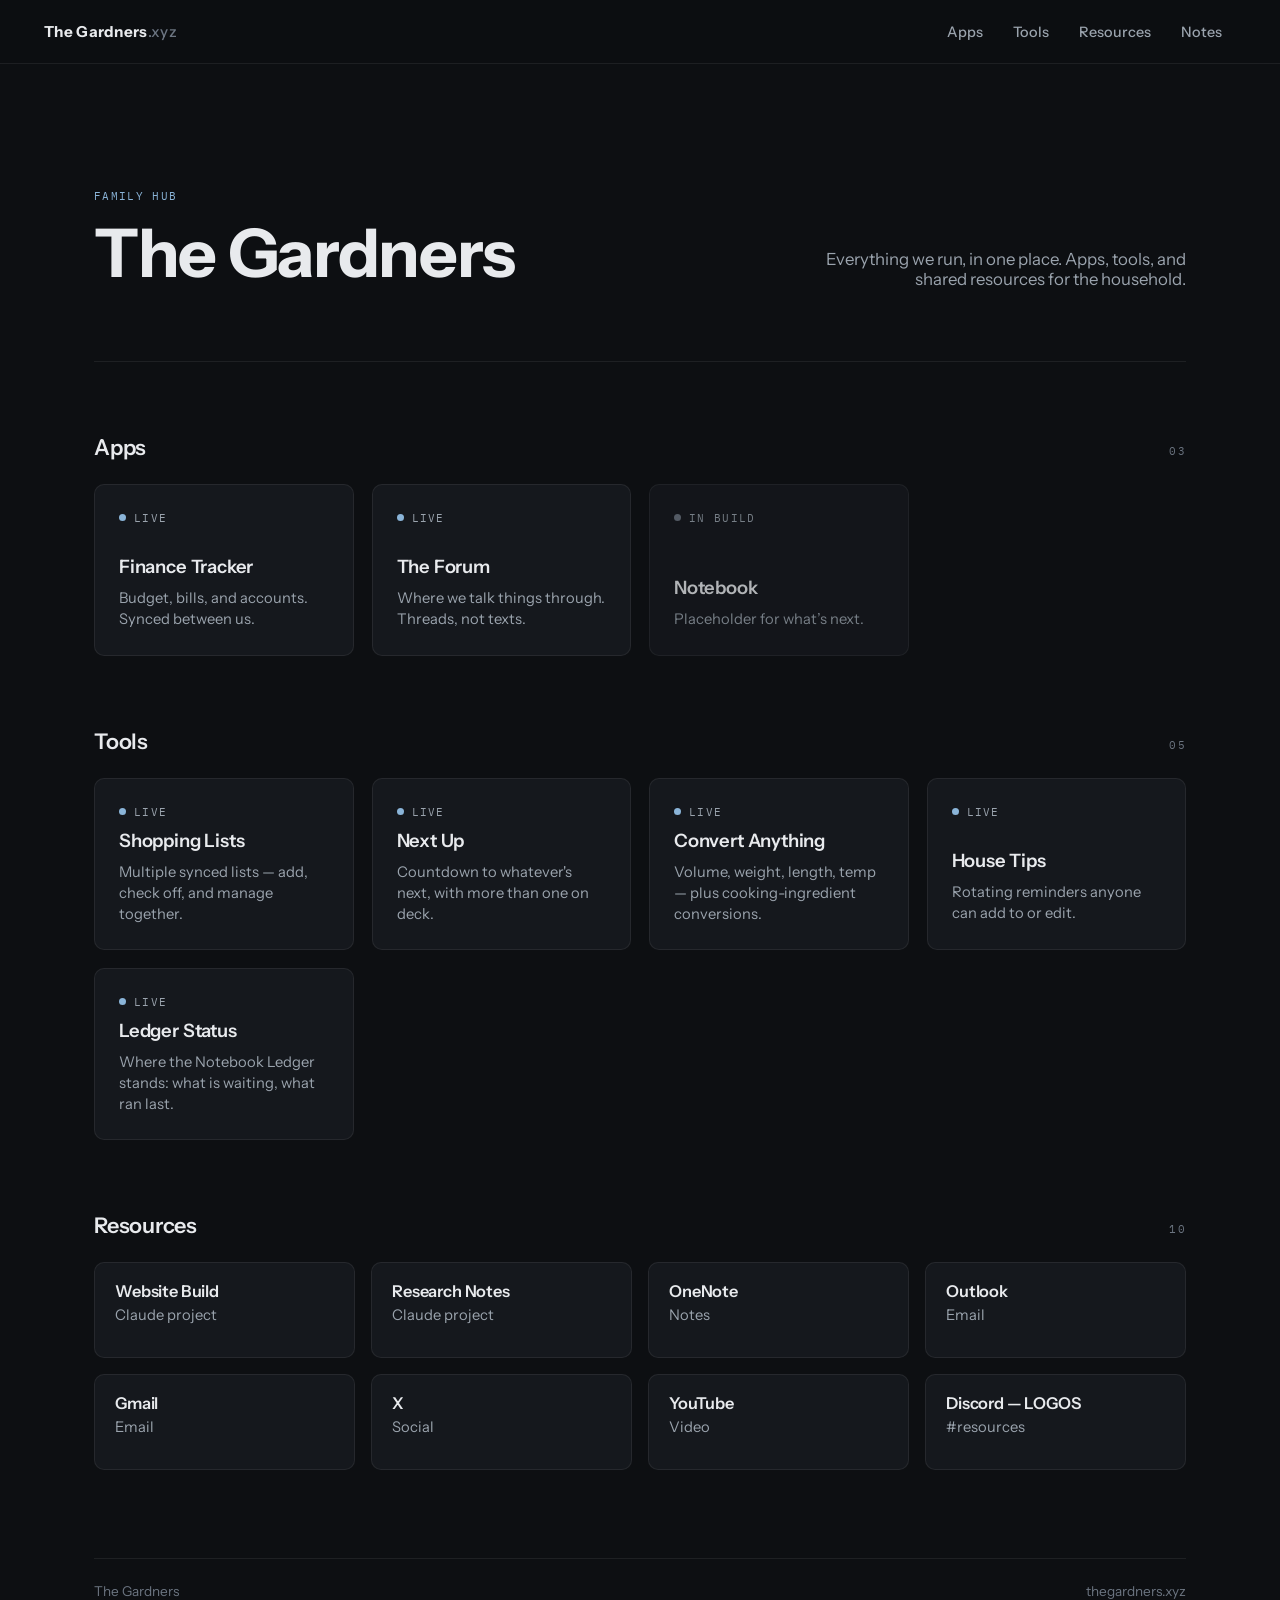
<file: index.html>
<!DOCTYPE html>
<html lang="en">
<head>
<meta charset="UTF-8">
<meta name="viewport" content="width=device-width, initial-scale=1.0">
<title>The Gardners</title>
<link rel="preconnect" href="https://fonts.googleapis.com">
<link rel="preconnect" href="https://fonts.gstatic.com" crossorigin>
<link href="https://fonts.googleapis.com/css2?family=Instrument+Sans:wght@400;500;600;700&family=IBM+Plex+Mono:wght@400;500&display=swap" rel="stylesheet">
<style>
  :root {
    --bg: #0d0f12;
    --surface: #15181d;
    --surface-2: #1a1e24;
    --border: rgba(255, 255, 255, 0.07);
    --border-strong: rgba(255, 255, 255, 0.16);
    --text: #e8eaed;
    --muted: #9aa3ad;
    --faint: #6b7480;
    --accent: #8ab4d8;
  }

  * { margin: 0; padding: 0; box-sizing: border-box; }

  html { scroll-behavior: smooth; }

  body {
    background: var(--bg);
    color: var(--text);
    font-family: 'Instrument Sans', sans-serif;
    min-height: 100vh;
    -webkit-font-smoothing: antialiased;
  }

  .mono {
    font-family: 'IBM Plex Mono', monospace;
    font-size: 11px;
    letter-spacing: 0.12em;
    text-transform: uppercase;
  }

  /* ---------- Nav ---------- */
  nav {
    position: sticky;
    top: 0;
    z-index: 10;
    display: flex;
    align-items: center;
    justify-content: space-between;
    padding: 0 28px;
    height: 60px;
    background: rgba(13, 15, 18, 0.85);
    backdrop-filter: blur(12px);
    border-bottom: 1px solid var(--border);
  }

  .wordmark {
    font-weight: 700;
    font-size: 0.95rem;
    letter-spacing: 0.02em;
    color: var(--text);
    text-decoration: none;
  }
  .wordmark span { color: var(--faint); font-weight: 500; }

  .nav-links {
    display: flex;
    gap: 2px;
    list-style: none;
    flex-shrink: 1;
    min-width: 0;
  }
  .nav-links a {
    display: block;
    padding: 8px 14px;
    border-radius: 6px;
    font-size: 0.9rem;
    font-weight: 500;
    color: var(--muted);
    text-decoration: none;
    white-space: nowrap;
    transition: color 0.15s ease, background 0.15s ease;
  }
  .nav-links a:hover, .nav-links a:focus-visible {
    color: var(--text);
    background: var(--surface-2);
  }
  .nav-links a:focus-visible { outline: 2px solid var(--accent); outline-offset: 1px; }
  /* Future pages: add links to .nav-links in the markup below */

  /* ---------- Layout (mobile-first) ---------- */
  .wrap {
    max-width: 1180px;
    margin: 0 auto;
    padding: 0 28px 96px;
  }

  /* ---------- Header ---------- */
  header {
    padding: 88px 0 64px;
    border-bottom: 1px solid var(--border);
  }
  header .mono { color: var(--accent); }
  h1 {
    font-size: clamp(2.4rem, 6vw, 4.2rem);
    font-weight: 700;
    letter-spacing: -0.02em;
    line-height: 1.05;
    margin-top: 14px;
  }
  .subline {
    margin-top: 14px;
    font-size: 1.1rem;
    color: var(--muted);
    max-width: 46ch;
  }

  /* ---------- Sections ---------- */
  section { padding-top: 56px; }
  .section-head {
    display: flex;
    align-items: baseline;
    justify-content: space-between;
    margin-bottom: 24px;
  }
  h2 {
    font-size: 1.35rem;
    font-weight: 600;
    letter-spacing: -0.01em;
  }
  .section-head .mono { color: var(--faint); }

  /* ---------- Cards ---------- */
  .grid {
    display: grid;
    grid-template-columns: repeat(auto-fill, minmax(230px, 1fr));
    gap: 16px;
  }

  .card {
    display: flex;
    flex-direction: column;
    gap: 10px;
    background: var(--surface);
    border: 1px solid var(--border);
    border-radius: 10px;
    padding: 22px 20px 20px;
    text-decoration: none;
    color: var(--text);
    transition: border-color 0.15s ease, background 0.15s ease;
  }
  .card:hover, .card:focus-visible {
    background: var(--surface-2);
    border-color: var(--border-strong);
  }
  .card:focus-visible { outline: 2px solid var(--accent); outline-offset: 2px; }

  .status { display: flex; align-items: center; gap: 8px; }
  .dot {
    width: 7px; height: 7px; border-radius: 50%;
    background: var(--accent);
  }
  .dot.pending { background: var(--faint); }
  .status .mono { color: var(--muted); }

  .card h3 {
    font-size: 1.15rem;
    font-weight: 600;
    letter-spacing: -0.01em;
  }
  .card p {
    font-size: 0.92rem;
    color: var(--muted);
    line-height: 1.45;
  }

  .card.pending { opacity: 0.75; }

  .resources .card { padding: 18px 20px; gap: 4px; }
  .resources h3 { font-size: 1.02rem; }

  footer {
    margin-top: 88px;
    padding-top: 24px;
    border-top: 1px solid var(--border);
    display: flex;
    justify-content: space-between;
    color: var(--faint);
    font-size: 0.85rem;
  }

  /* ---------- Desktop ---------- */
  @media (min-width: 900px) {
    nav { padding: 0 44px; height: 64px; }

    .wrap { padding: 0 44px 120px; }

    header {
      display: grid;
      grid-template-columns: 1fr auto;
      align-items: end;
      gap: 40px;
      padding: 120px 0 72px;
    }
    .subline {
      margin-top: 0;
      text-align: right;
      font-size: 1.05rem;
      max-width: 34ch;
      justify-self: end;
    }

    section { padding-top: 72px; }

    .apps .grid, .tools .grid {
      grid-template-columns: repeat(4, 1fr);
      grid-auto-rows: 172px;
      gap: 18px;
      max-height: calc(172px * 2 + 18px); /* 2-row cap; 9+ items scroll */
      overflow-y: auto;
    }
    .apps .card, .tools .card { padding: 26px 24px 24px; }
    .apps .card h3, .tools .card h3 { margin-top: auto; }

    .resources .grid {
      grid-template-columns: repeat(4, 1fr);
      grid-auto-rows: 96px;
      max-height: calc(96px * 2 + 16px); /* 2-row cap; 9+ items scroll */
      overflow-y: auto;
    }

    /* subtle scrollbar for capped grids */
    .grid::-webkit-scrollbar { width: 8px; }
    .grid::-webkit-scrollbar-thumb {
      background: var(--border-strong);
      border-radius: 4px;
    }
    .grid { scrollbar-width: thin; scrollbar-color: var(--border-strong) transparent; }
  }

  @media (prefers-reduced-motion: reduce) {
    html { scroll-behavior: auto; }
    .card, .nav-links a { transition: none; }
  }

  /* Narrow phones: wordmark + 3 nav links at desktop spacing don't fit
     in one row and were forcing horizontal scroll. Tighten padding/gap
     instead of letting anything wrap. */
  @media (max-width: 480px) {
    nav { padding: 0 14px; }
    .wordmark { font-size: 0.85rem; }
    .nav-links { gap: 0; }
    .nav-links a { padding: 8px 8px; font-size: 0.82rem; }
  }
  /* Smallest phones: four nav links need a little more room. */
  @media (max-width: 360px) {
    nav { padding: 0 10px; }
    .wordmark span { display: none; }
    .nav-links a { padding: 8px 6px; font-size: 0.8rem; }
  }
</style>
</head>
<body>

<nav>
  <a class="wordmark" href="#">The Gardners<span>.xyz</span></a>
  <ul class="nav-links">
    <li><a href="#apps">Apps</a></li>
    <li><a href="#tools">Tools</a></li>
    <li><a href="#resources">Resources</a></li>
    <li><a href="/notes/" rel="nofollow">Notes</a></li>
    <!-- Future pages go here, e.g. <li><a href="/plan/">3-Year Plan</a></li> -->
  </ul>
</nav>

<div class="wrap">

  <header>
    <div>
      <span class="mono">Family hub</span>
      <h1>The Gardners</h1>
    </div>
    <p class="subline">Everything we run, in one place. Apps, tools, and shared resources for the household.</p>
  </header>

  <section id="apps" class="apps">
    <div class="section-head">
      <h2>Apps</h2>
      <span class="mono">03</span>
    </div>
    <div class="grid">

      <!-- Swap hrefs for subdomains once DNS is wired -->
      <a class="card" href="https://finances.thegardners.xyz">
        <span class="status"><span class="dot"></span><span class="mono">Live</span></span>
        <h3>Finance Tracker</h3>
        <p>Budget, bills, and accounts. Synced between us.</p>
      </a>

      <a class="card" href="https://forum.thegardners.xyz">
        <span class="status"><span class="dot"></span><span class="mono">Live</span></span>
        <h3>The Forum</h3>
        <p>Where we talk things through. Threads, not texts.</p>
      </a>

      <a class="card pending" href="#">
        <span class="status"><span class="dot pending"></span><span class="mono">In build</span></span>
        <h3>Notebook</h3>
        <p>Placeholder for what&rsquo;s next.</p>
      </a>

    </div>
  </section>

  <section id="tools" class="tools">
    <div class="section-head">
      <h2>Tools</h2>
      <span class="mono">04</span>
    </div>
    <!-- Cards below are rendered from tools.js — edit that file, not this markup -->
    <div class="grid"></div>
  </section>

  <section id="resources" class="resources">
    <div class="section-head">
      <h2>Resources</h2>
      <span class="mono">10</span>
    </div>
    <!-- Cards below are rendered from resources.js — edit that file, not this markup -->
    <div class="grid"></div>
  </section>

  <footer>
    <span>The Gardners</span>
    <span>thegardners.xyz</span>
  </footer>

</div>

<script src="tools.js?v=20261101"></script>
<script>
  (function () {
    var grid = document.querySelector('#tools .grid');
    var count = document.querySelector('#tools .section-head .mono');
    if (!grid || typeof TOOLS === 'undefined') return;

    grid.innerHTML = '';
    TOOLS.forEach(function (item) {
      var card = document.createElement('a');
      card.className = 'card';
      card.href = item.url;
      card.setAttribute('aria-label', item.label + (item.description ? ' — ' + item.description : ''));

      var status = document.createElement('span');
      status.className = 'status';
      status.innerHTML = '<span class="dot"></span><span class="mono">Live</span>';
      card.appendChild(status);

      var h3 = document.createElement('h3');
      h3.textContent = item.label;
      card.appendChild(h3);

      if (item.description) {
        var p = document.createElement('p');
        p.textContent = item.description;
        card.appendChild(p);
      }

      grid.appendChild(card);
    });

    if (count) count.textContent = String(TOOLS.length).padStart(2, '0');
  })();
</script>
<script src="resources.js?v=20261101"></script>
<script>
  (function () {
    var grid = document.querySelector('#resources .grid');
    var count = document.querySelector('#resources .section-head .mono');
    if (!grid || typeof RESOURCES === 'undefined') return;

    grid.innerHTML = '';
    RESOURCES.forEach(function (item) {
      var card = document.createElement('a');
      card.className = 'card';
      card.href = item.url;
      card.target = '_blank';
      card.rel = 'noopener noreferrer';
      card.setAttribute('aria-label', item.label + (item.description ? ' — ' + item.description : ''));

      var h3 = document.createElement('h3');
      h3.textContent = item.label;
      card.appendChild(h3);

      if (item.description) {
        var p = document.createElement('p');
        p.textContent = item.description;
        card.appendChild(p);
      }

      grid.appendChild(card);
    });

    if (count) count.textContent = String(RESOURCES.length).padStart(2, '0');
  })();
</script>
</body>
</html>
</file>
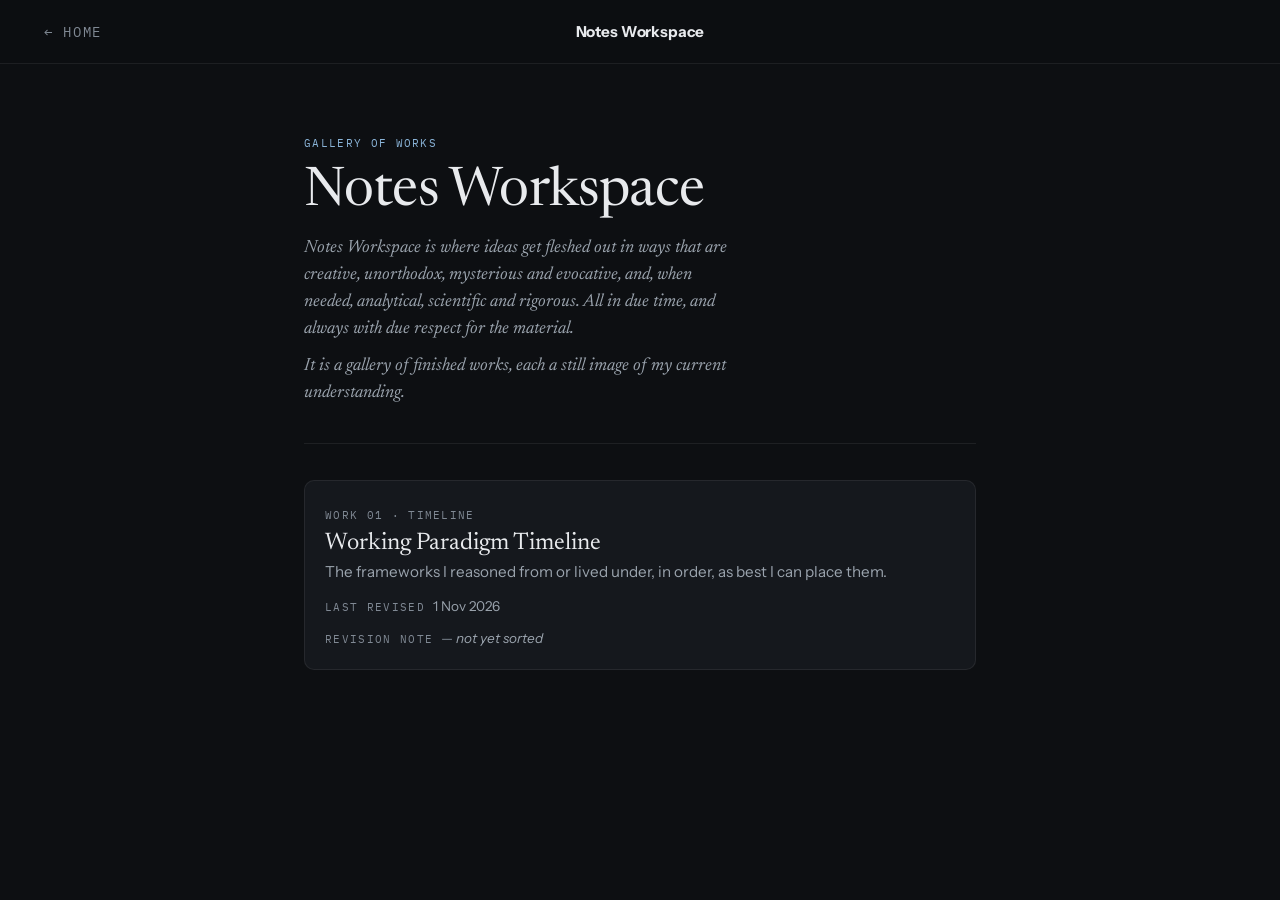
<file: notes/index.html>
<!DOCTYPE html>
<html lang="en">
<head>
<meta charset="UTF-8">
<meta name="viewport" content="width=device-width, initial-scale=1.0">
<!-- Private: personal and family material. Keep out of search engines and archives. -->
<meta name="robots" content="noindex, nofollow, noarchive, nosnippet, noimageindex">
<meta name="googlebot" content="noindex, nofollow, noarchive, nosnippet">
<meta name="referrer" content="no-referrer">
<meta name="color-scheme" content="dark">
<title>Notes Workspace — The Gardners</title>
<link rel="preconnect" href="https://fonts.googleapis.com">
<link rel="preconnect" href="https://fonts.gstatic.com" crossorigin>
<link href="https://fonts.googleapis.com/css2?family=Instrument+Sans:wght@400;500;600;700&family=IBM+Plex+Mono:wght@400;500&family=Newsreader:ital,opsz,wght@0,6..72,400;0,6..72,500;1,6..72,400&display=swap" rel="stylesheet">
<link href="/styles.css" rel="stylesheet">
<link href="/notes/notes.css?v=20261102" rel="stylesheet">
</head>
<body>

<nav class="app-nav">
  <a class="app-back mono" href="/">&larr; Home</a>
  <span class="app-title">Notes Workspace</span>
</nav>

<main class="nw-main" id="workspace">
  <header class="nw-head">
    <p class="mono eyebrow">Gallery of works</p>
    <h1 class="nw-title">Notes Workspace</h1>
    <div class="nw-sub" id="intro"></div>
  </header>
  <ol class="works" id="works" aria-label="Works"></ol>
  <p class="load-err" id="err" hidden>The works list couldn&rsquo;t be loaded right now.</p>
</main>

<script>
(function () {
  'use strict';
  function el(tag, cls, text) {
    var e = document.createElement(tag);
    if (cls) e.className = cls;
    if (text !== undefined && text !== null) e.textContent = text;
    return e;
  }
  function fmt(d) {
    var p = String(d || '').split('-');
    if (p.length !== 3) return d;
    return parseInt(p[2], 10) + ' ' + ['Jan','Feb','Mar','Apr','May','Jun','Jul','Aug','Sep','Oct','Nov','Dec'][parseInt(p[1], 10) - 1] + ' ' + p[0];
  }
  function unsorted() { return el('span', 'unsorted', 'not yet sorted'); }
  var list = document.getElementById('works');

  fetch('/notes/works.json', { cache: 'no-cache' })
    .then(function (r) { if (!r.ok) throw new Error(r.status); return r.json(); })
    .then(function (reg) {
      var intro = document.getElementById('intro');
      (Array.isArray(reg.intro) ? reg.intro : [reg.intro]).forEach(function (t) { if (t) intro.appendChild(el('p', null, t)); });
      return Promise.all((reg.works || []).map(function (w) {
        return fetch(w.data, { cache: 'no-cache' })
          .then(function (r) { return r.ok ? r.json() : {}; })
          .catch(function () { return {}; })
          .then(function (d) { return { w: w, d: d }; });
      }));
    })
    .then(function (rows) {
      rows.forEach(function (row, i) {
        var w = row.w, d = row.d;
        var li = el('li', 'work');
        li.appendChild(el('span', 'mono', 'Work ' + String(i + 1).padStart(2, '0') + (w.form ? ' · ' + w.form : '')));
        var h = el('h2');
        var a = el('a', null, d.title || w.slug);
        a.href = w.href;
        h.appendChild(a);
        li.appendChild(h);
        if (d.subtitle) li.appendChild(el('p', null, d.subtitle));
        var rev = el('p', 'rev');
        rev.appendChild(el('span', 'mono', 'Last revised '));
        if (d.lastRevised) { var t = el('time', null, fmt(d.lastRevised)); t.dateTime = d.lastRevised; rev.appendChild(t); } else rev.appendChild(unsorted());
        li.appendChild(rev);
        var note = el('p', 'rev');
        note.appendChild(el('span', 'mono', 'Revision note '));
        if (d.revisionNote) note.appendChild(document.createTextNode(d.revisionNote)); else note.appendChild(unsorted());
        li.appendChild(note);
        list.appendChild(li);
      });
    })
    .catch(function () { document.getElementById('err').hidden = false; });
})();
</script>
</body>
</html>
</file>
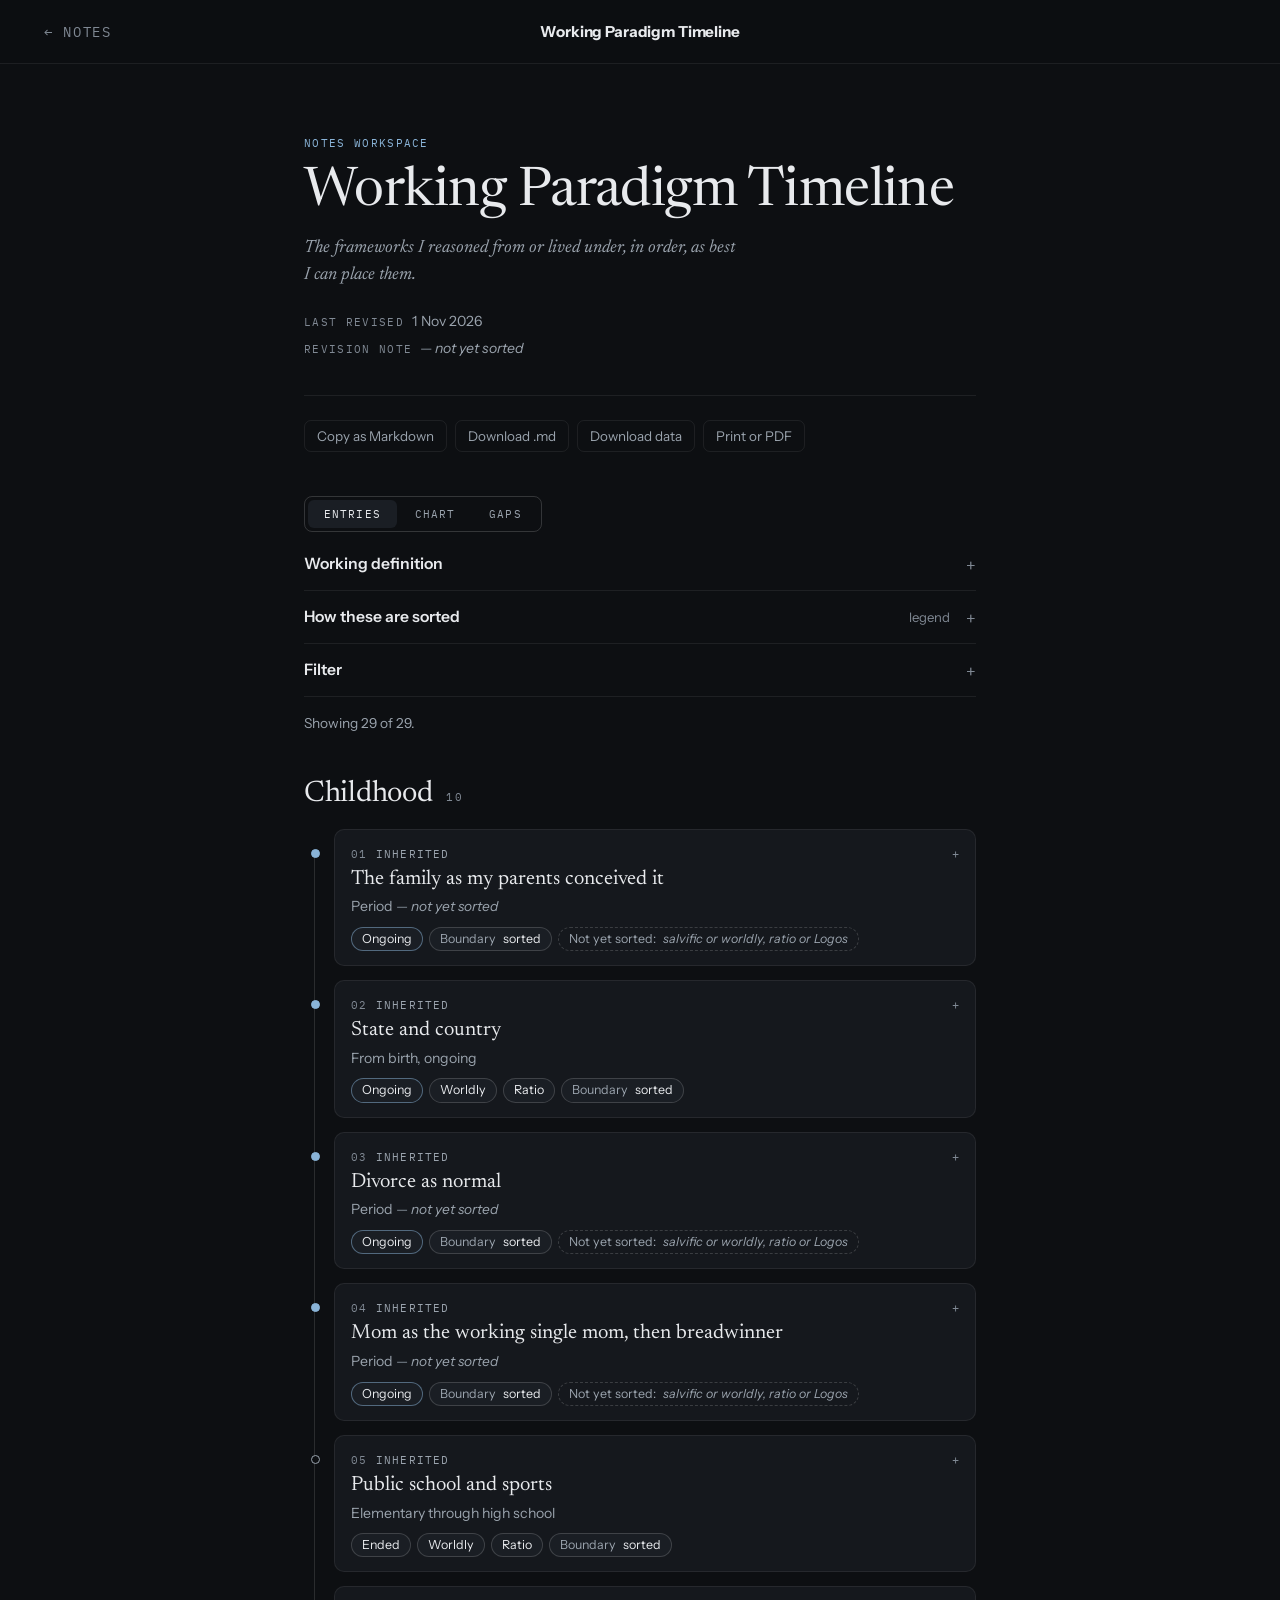
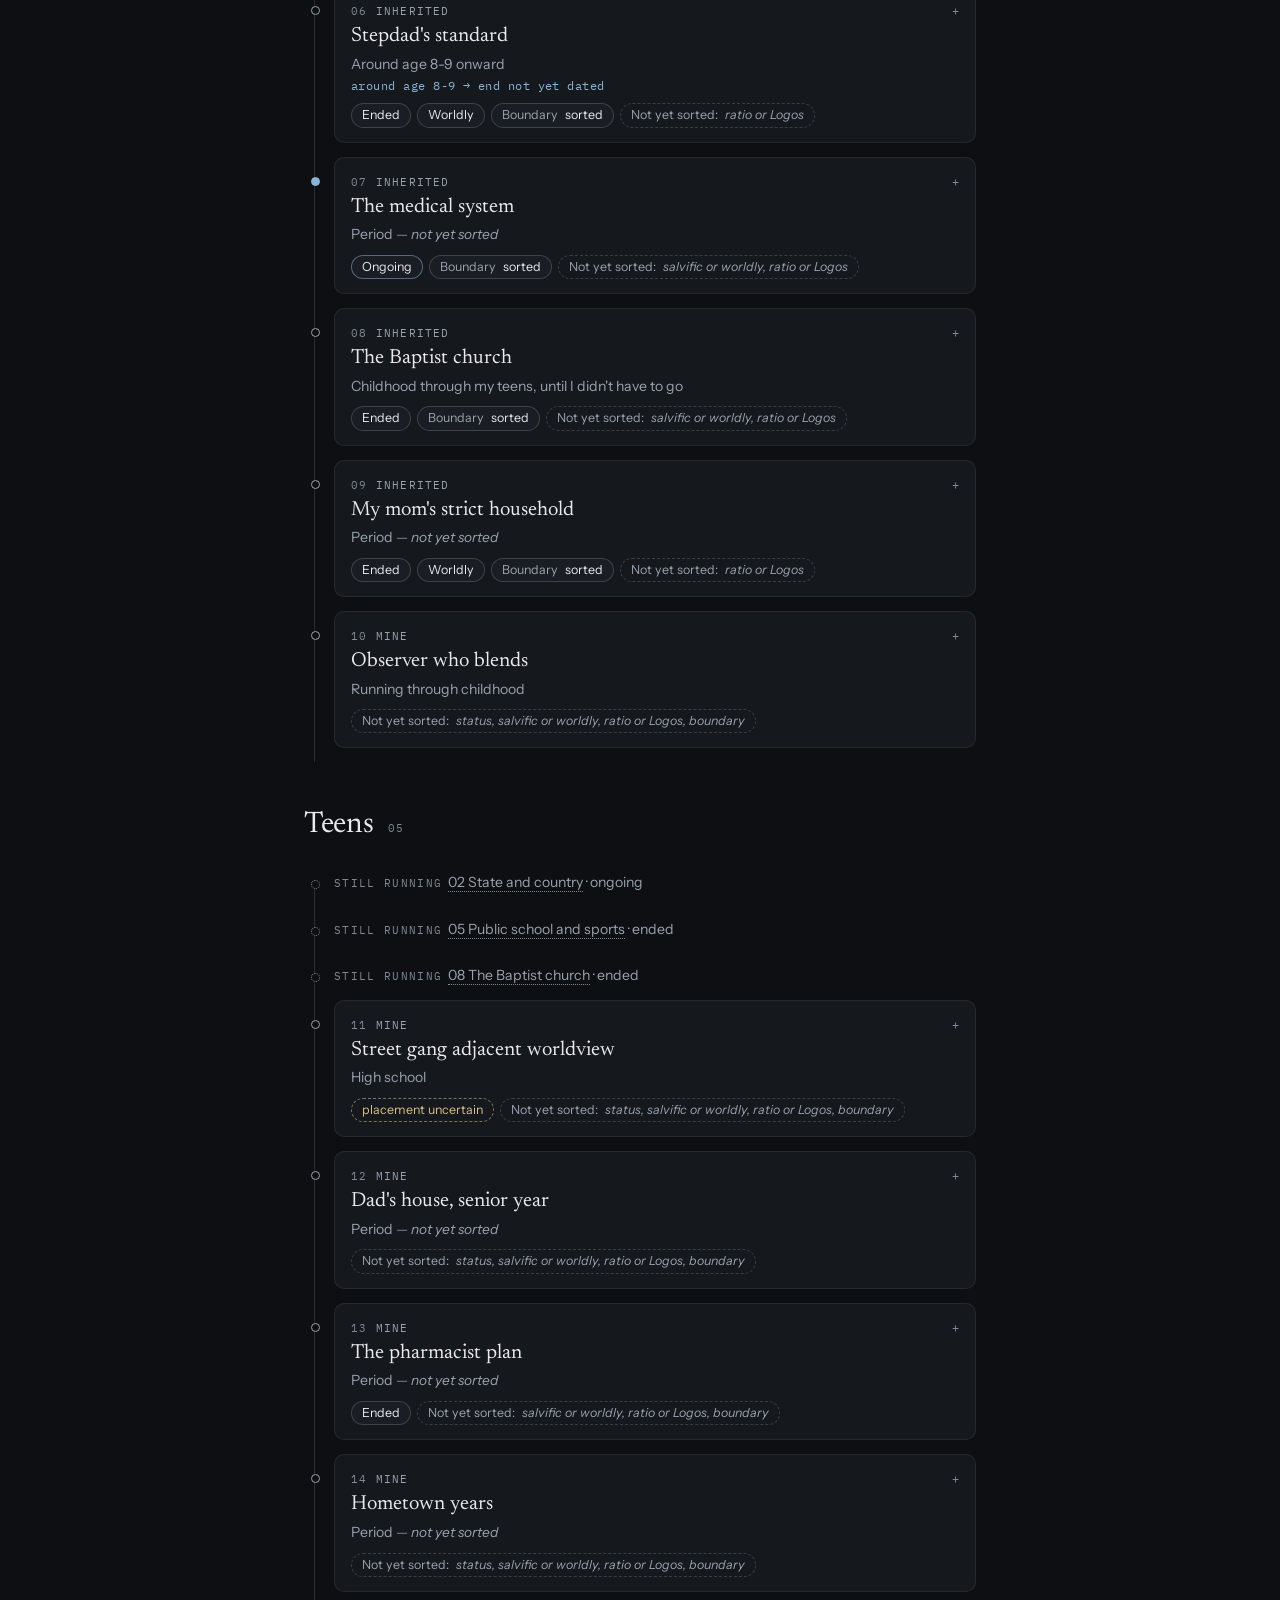
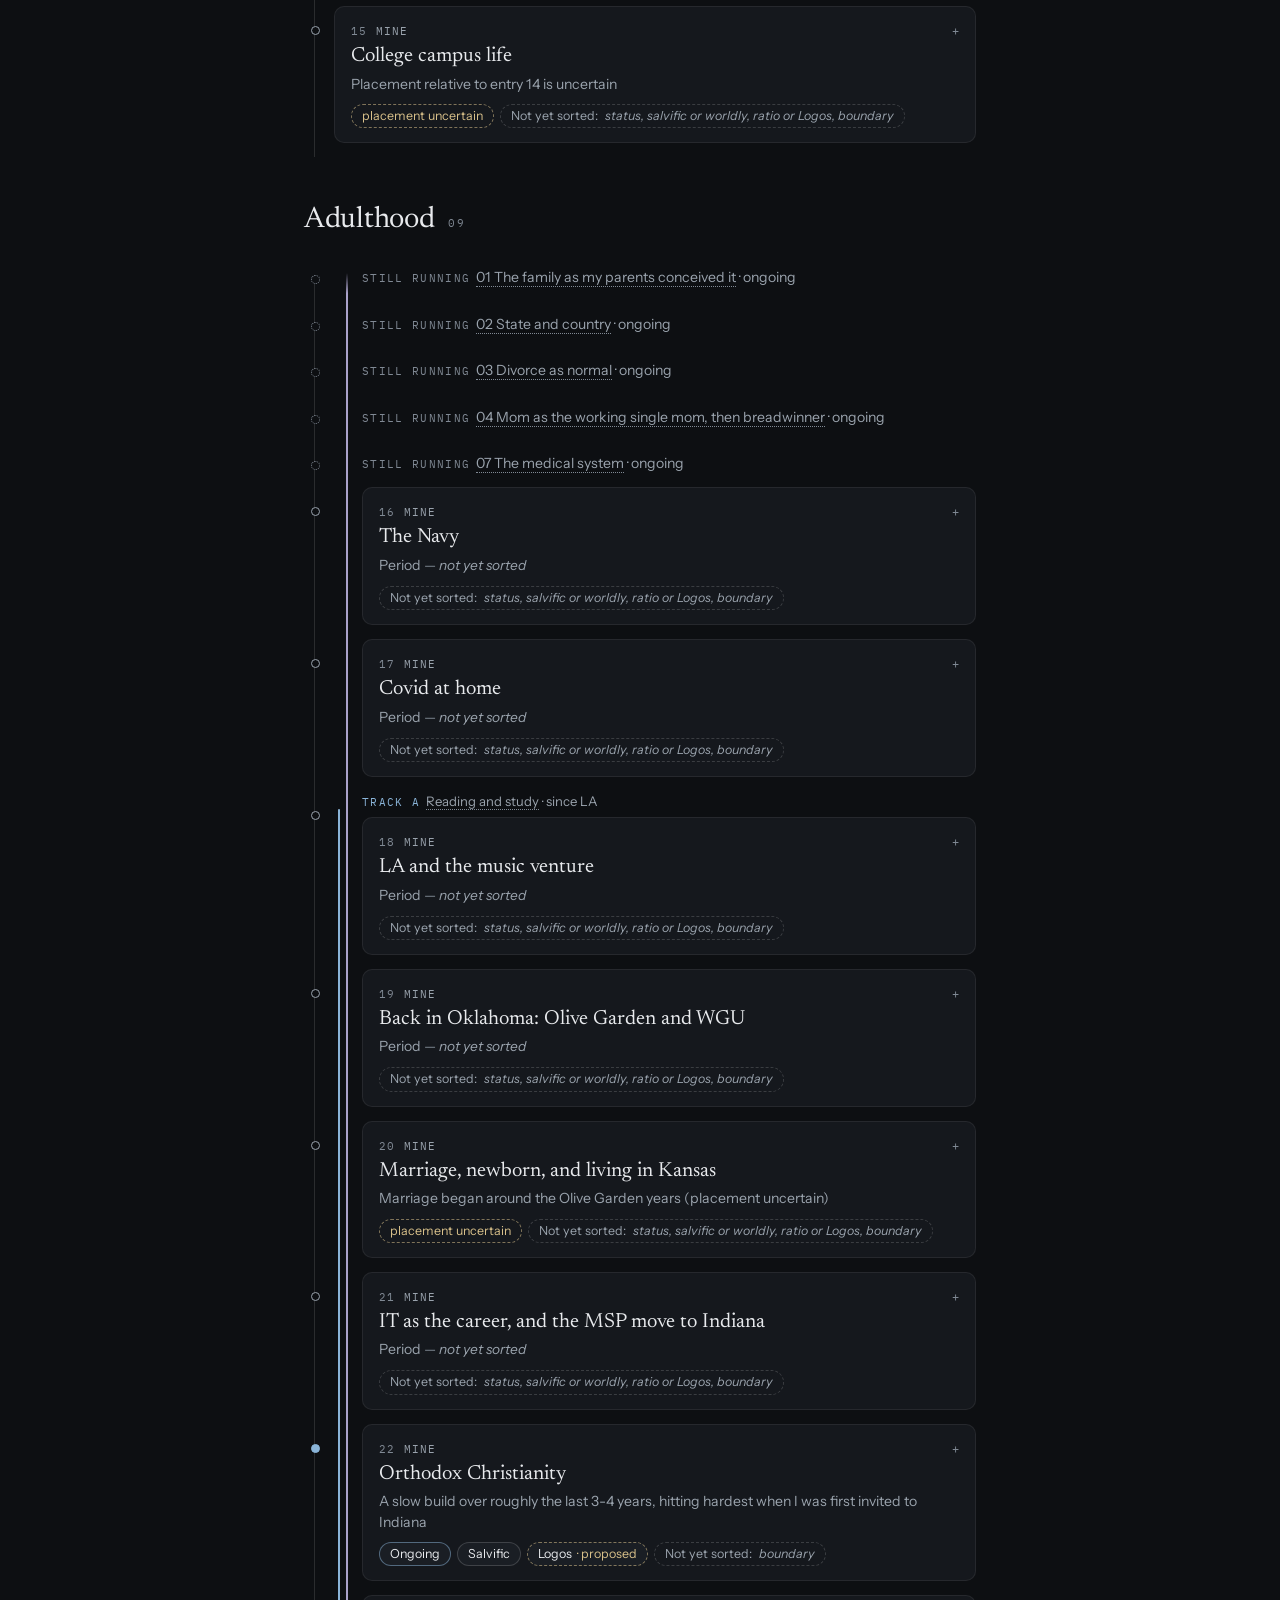
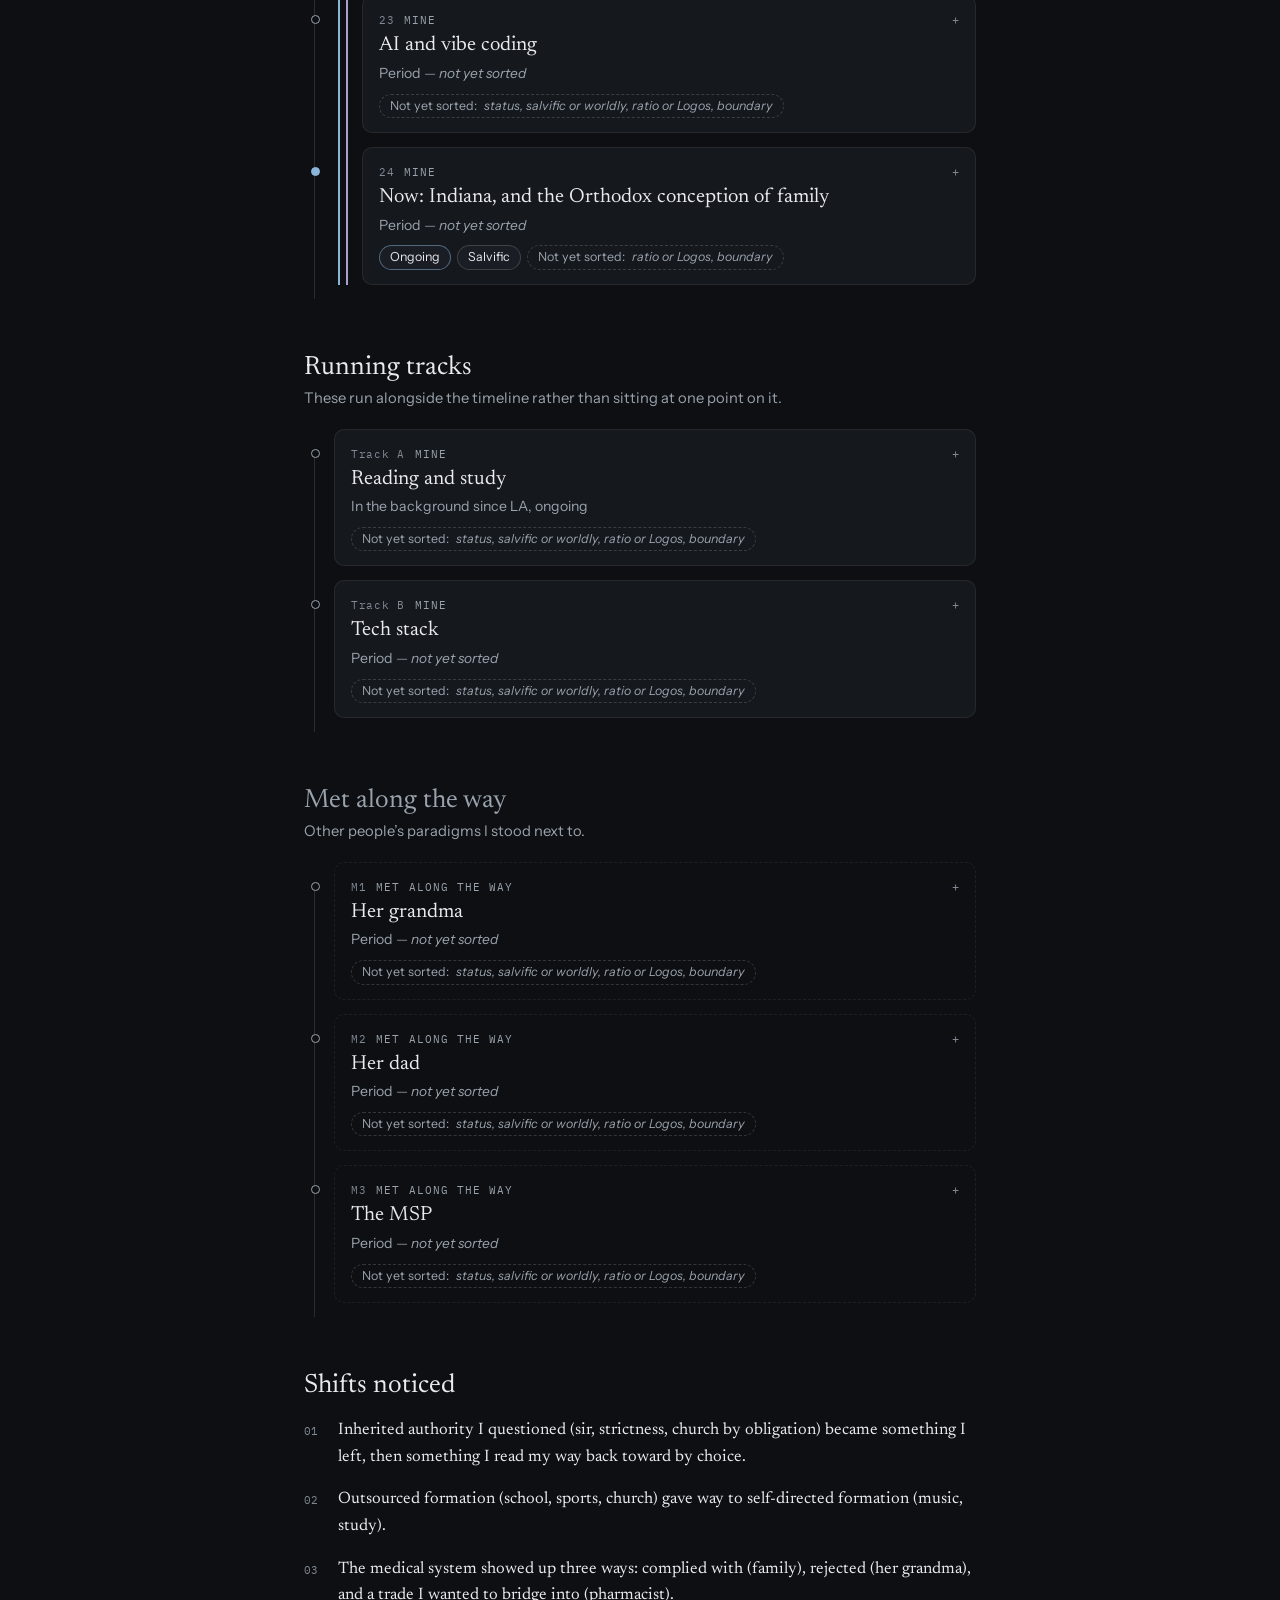
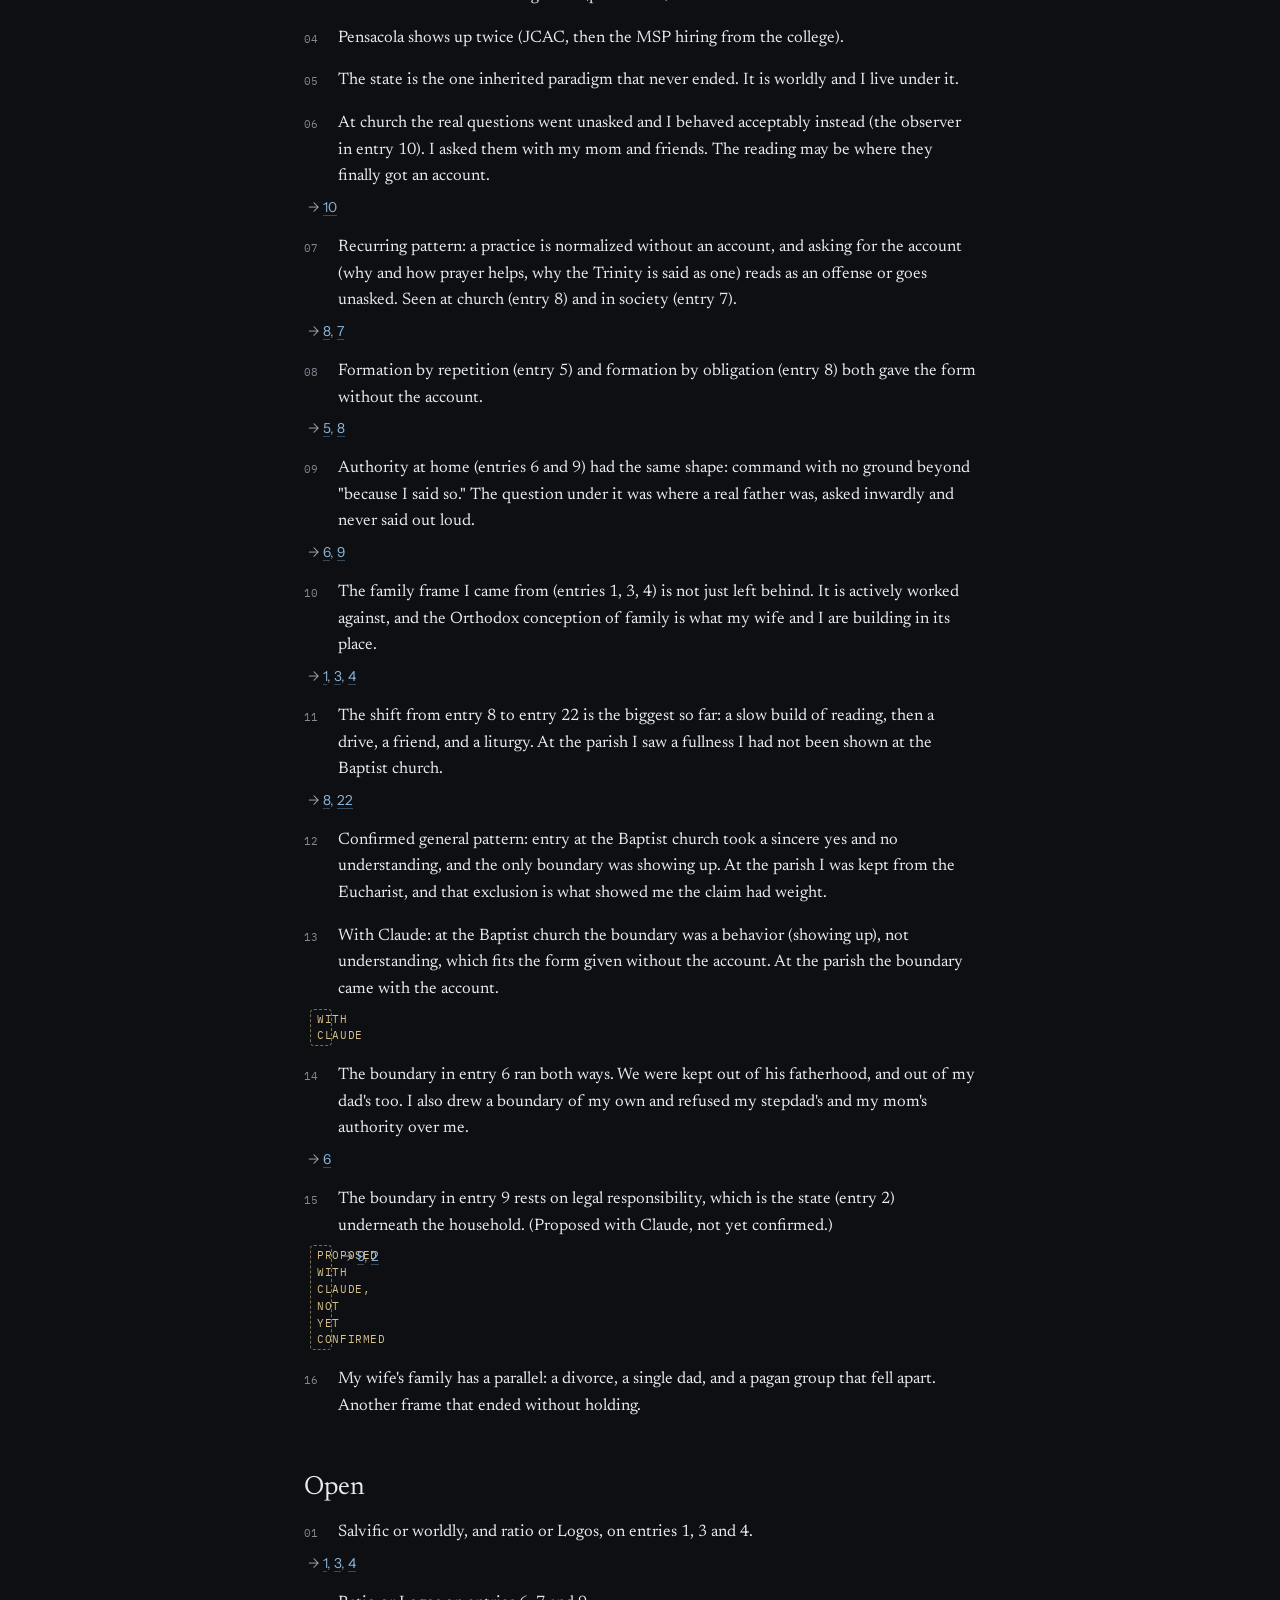
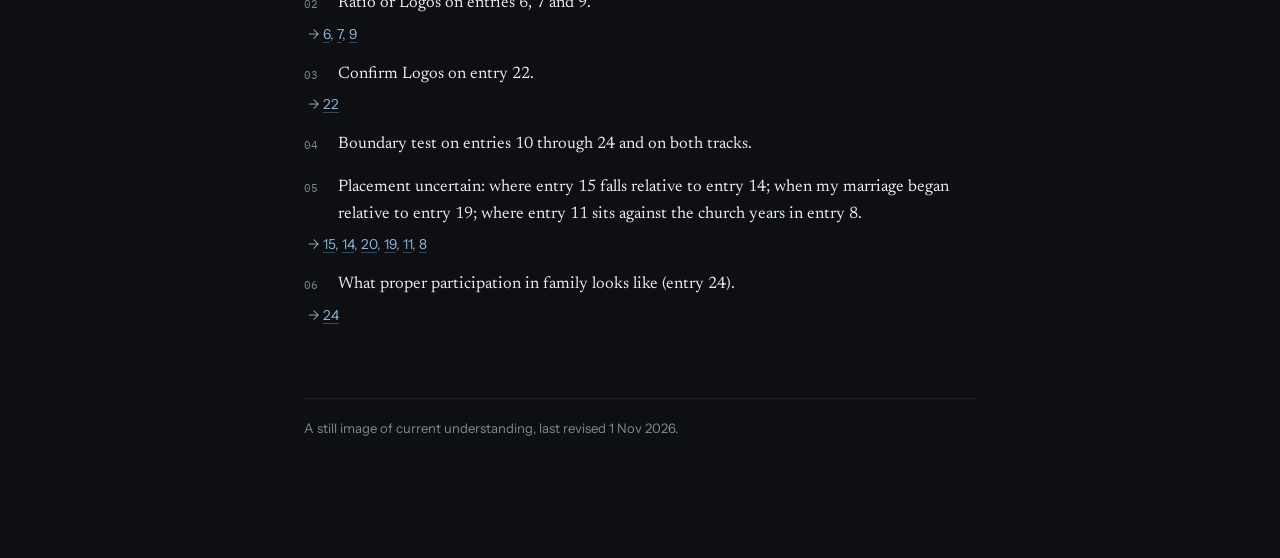
<file: notes/paradigm-timeline/index.html>
<!DOCTYPE html>
<html lang="en">
<head>
<meta charset="UTF-8">
<meta name="viewport" content="width=device-width, initial-scale=1.0">
<!-- Private: personal and family material. Keep out of search engines and archives. -->
<meta name="robots" content="noindex, nofollow, noarchive, nosnippet, noimageindex">
<meta name="googlebot" content="noindex, nofollow, noarchive, nosnippet">
<meta name="referrer" content="no-referrer">
<meta name="color-scheme" content="dark">
<title>Working Paradigm Timeline — Notes Workspace</title>
<link rel="preconnect" href="https://fonts.googleapis.com">
<link rel="preconnect" href="https://fonts.gstatic.com" crossorigin>
<link href="https://fonts.googleapis.com/css2?family=Instrument+Sans:wght@400;500;600;700&family=IBM+Plex+Mono:wght@400;500&family=Newsreader:ital,opsz,wght@0,6..72,400;0,6..72,500;1,6..72,400&display=swap" rel="stylesheet">
<link href="/styles.css" rel="stylesheet">
<link href="/notes/notes.css?v=20261102" rel="stylesheet">
</head>
<body>

<nav class="app-nav">
  <a class="app-back mono" href="/notes/">&larr; Notes</a>
  <span class="app-title">Working Paradigm Timeline</span>
</nav>

<!-- Everything inside #work is rendered from data.json by /notes/timeline.js.
     To change the work, edit data.json. -->
<main class="nw-main" id="work" data-src="/notes/paradigm-timeline/data.json">
  <p class="load-err">Loading&hellip;</p>
</main>

<script src="/notes/export.js?v=20261102"></script>
<script src="/notes/chart.js?v=20261102"></script>
<script src="/notes/timeline.js?v=20261102"></script>
</body>
</html>
</file>
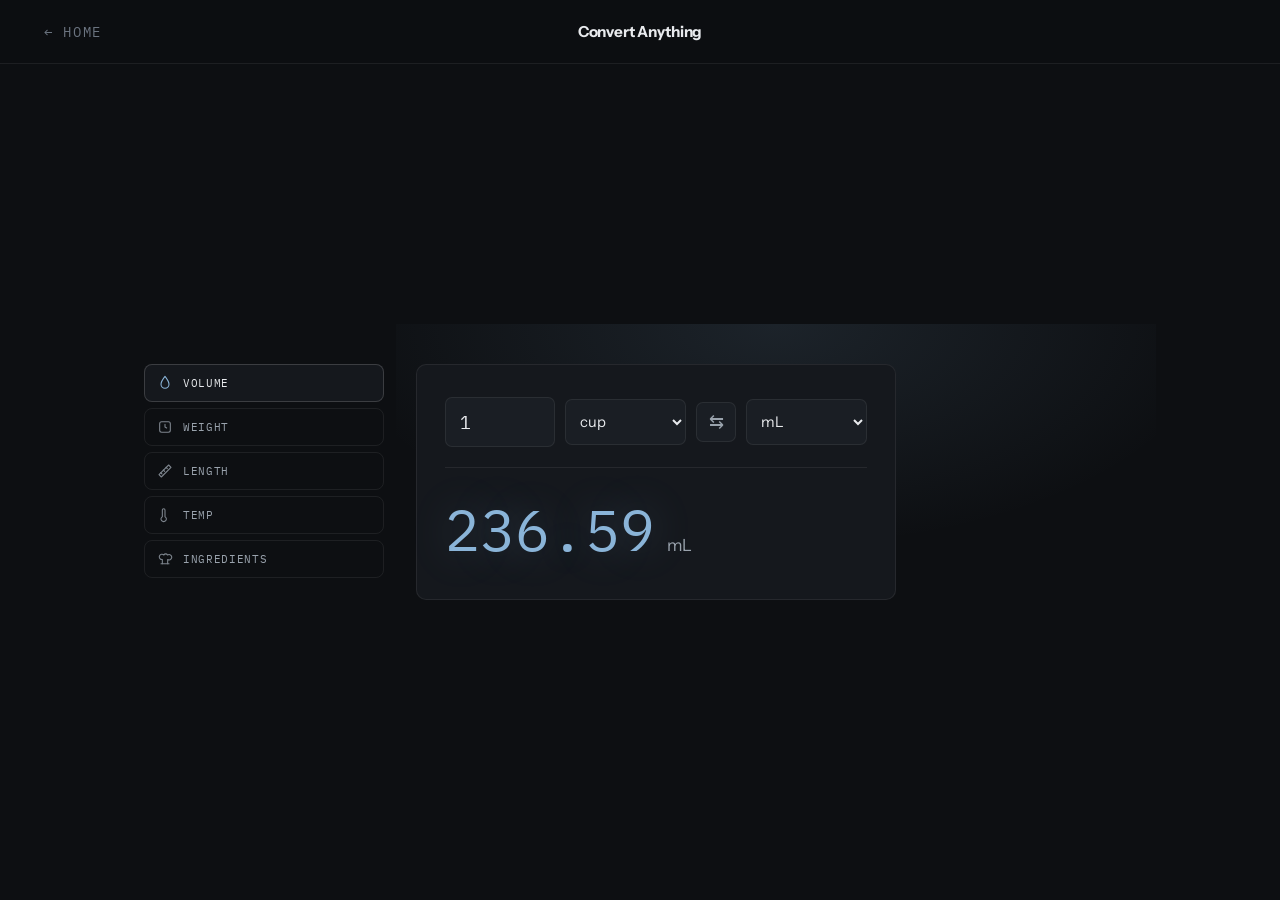
<file: tools/convert.html>
<!doctype html>
<html lang="en">
<head>
<meta charset="UTF-8">
<meta name="viewport" content="width=device-width, initial-scale=1.0">
<title>Convert Anything — The Gardners</title>
<link rel="preconnect" href="https://fonts.googleapis.com">
<link rel="preconnect" href="https://fonts.gstatic.com" crossorigin>
<link href="https://fonts.googleapis.com/css2?family=Instrument+Sans:wght@400;500;600;700&family=IBM+Plex+Mono:wght@400;500&display=swap" rel="stylesheet">
<link href="/styles.css" rel="stylesheet">
<style>
  .converter-card { max-width: 480px; padding: 32px 28px; }

  .conv-row { display: flex; align-items: center; gap: 10px; margin-bottom: 20px; }
  .conv-row input[type="number"] {
    width: 110px; font-family: 'IBM Plex Mono', monospace; font-size: 1.15rem; padding: 12px 14px;
  }
  select {
    flex: 1; min-width: 0; background: var(--surface-2); border: 1px solid var(--border); border-radius: 7px;
    padding: 12px 10px; color: var(--text); font-family: 'Instrument Sans', sans-serif; font-size: 0.92rem;
    cursor: pointer;
  }
  select:focus-visible { outline: 2px solid var(--accent); outline-offset: 1px; }

  .swap-btn {
    background: var(--surface-2); border: 1px solid var(--border); border-radius: 7px; width: 40px; height: 40px;
    color: var(--muted); cursor: pointer; flex-shrink: 0; font-size: 1.1rem; display: flex; align-items: center; justify-content: center;
  }
  .swap-btn:hover { background: #21262e; border-color: var(--border-strong); color: var(--text); }
  .swap-btn:focus-visible { outline: 2px solid var(--accent); outline-offset: 1px; }

  .result-row { display: flex; align-items: baseline; gap: 12px; padding-top: 24px; margin-top: 8px; border-top: 1px solid var(--border); }
  .result-value {
    font-family: 'IBM Plex Mono', monospace; font-size: clamp(2.6rem, 6vw, 3.6rem); color: var(--accent);
    text-shadow: 0 0 44px rgba(138, 180, 216, 0.3); font-variant-numeric: tabular-nums;
  }
  .result-unit { color: var(--muted); font-size: 1.05rem; }

  .ingredient-select { margin-bottom: 18px; }
  .ingredient-select select { width: 100%; }
  .note { color: var(--faint); font-size: 0.82rem; margin-top: 20px; line-height: 1.5; }

  /* Narrow phones: value + 2 unit selects + swap button in one row left
     selects too squeezed to show their own unit text. Rearrange into a
     from-row / swap / to-row stack instead, so each select gets real width. */
  @media (max-width: 480px) {
    .converter-card { padding: 26px 20px; }
    .conv-row {
      display: grid;
      grid-template-columns: 1fr 1fr;
      grid-template-areas: "value fromunit" "swap swap" "tounit tounit";
      gap: 10px;
    }
    .conv-row input[type="number"] { grid-area: value; width: auto; }
    .conv-row #from-unit { grid-area: fromunit; }
    .conv-row .swap-btn { grid-area: swap; justify-self: center; }
    .conv-row #to-unit { grid-area: tounit; }
  }
</style>
</head>
<body>

<nav class="app-nav">
  <a class="app-back mono" href="/#tools">&larr; Home</a>
  <span class="app-title">Convert Anything</span>
</nav>

<div class="app-main center-page">
  <div class="app-layout">
    <div class="side-nav" id="cat-tabs">
      <button type="button" class="side-item active" data-cat="volume">
        <svg width="16" height="16" viewBox="0 0 24 24" fill="none" stroke="currentColor" stroke-width="1.6" stroke-linecap="round" stroke-linejoin="round"><path d="M12 2s6 7.5 6 12a6 6 0 0 1-12 0c0-4.5 6-12 6-12z"/></svg>
        <span>Volume</span>
      </button>
      <button type="button" class="side-item" data-cat="weight">
        <svg width="16" height="16" viewBox="0 0 24 24" fill="none" stroke="currentColor" stroke-width="1.6" stroke-linecap="round" stroke-linejoin="round"><rect x="4" y="4" width="16" height="16" rx="3"/><path d="M12 8v4l2.5 1.5"/></svg>
        <span>Weight</span>
      </button>
      <button type="button" class="side-item" data-cat="length">
        <svg width="16" height="16" viewBox="0 0 24 24" fill="none" stroke="currentColor" stroke-width="1.6" stroke-linecap="round" stroke-linejoin="round"><path d="M3 17.5 17.5 3l3.5 3.5L6.5 21z"/><path d="M13.5 6.5l2 2M9.5 10.5l2 2M5.5 14.5l2 2"/></svg>
        <span>Length</span>
      </button>
      <button type="button" class="side-item" data-cat="temp">
        <svg width="16" height="16" viewBox="0 0 24 24" fill="none" stroke="currentColor" stroke-width="1.6" stroke-linecap="round" stroke-linejoin="round"><path d="M12 14.5V4.5a2 2 0 0 0-4 0v10a4 4 0 1 0 4 0z"/></svg>
        <span>Temp</span>
      </button>
      <button type="button" class="side-item" data-cat="ingredient">
        <svg width="16" height="16" viewBox="0 0 24 24" fill="none" stroke="currentColor" stroke-width="1.6" stroke-linecap="round" stroke-linejoin="round"><path d="M6 19h12"/><path d="M8 19v-6.2A4 4 0 1 1 10.3 6a3 3 0 0 1 5.4 0A4 4 0 1 1 16 12.8V19"/></svg>
        <span>Ingredients</span>
      </button>
    </div>

    <div class="hero-shell">
      <div class="hero-glow" aria-hidden="true"></div>
      <div class="card converter-card">
        <div id="ingredient-picker" class="ingredient-select" hidden>
          <select id="ingredient-select" aria-label="Ingredient"></select>
        </div>

        <div class="conv-row">
          <input type="number" id="from-value" value="1" aria-label="Value">
          <select id="from-unit" aria-label="From unit"></select>
          <button type="button" class="swap-btn" id="swap-btn" aria-label="Swap units">&#8646;</button>
          <select id="to-unit" aria-label="To unit"></select>
        </div>

        <div class="result-row">
          <span class="result-value" id="result-value">&mdash;</span>
          <span class="result-unit" id="result-unit-label"></span>
        </div>

        <p class="note" id="note" hidden></p>
      </div>
    </div>
  </div>
</div>

<script>
(function () {
  'use strict';

  var CATEGORIES = {
    volume: {
      units: { mL: 1, L: 1000, tsp: 4.92892159375, tbsp: 14.78676478125, 'fl oz': 29.5735295625, cup: 236.5882365, pint: 473.176473, quart: 946.352946, gallon: 3785.411784 },
      order: ['tsp', 'tbsp', 'fl oz', 'cup', 'mL', 'L', 'pint', 'quart', 'gallon'],
      defaults: ['cup', 'mL']
    },
    weight: {
      units: { mg: 0.001, g: 1, kg: 1000, oz: 28.349523125, lb: 453.59237 },
      order: ['g', 'kg', 'oz', 'lb', 'mg'],
      defaults: ['oz', 'g']
    },
    length: {
      units: { mm: 0.001, cm: 0.01, m: 1, km: 1000, in: 0.0254, ft: 0.3048, yd: 0.9144, mi: 1609.344 },
      order: ['in', 'ft', 'cm', 'm', 'yd', 'mi', 'mm', 'km'],
      defaults: ['in', 'cm']
    }
  };

  var INGREDIENTS = [
    { id: 'flour', label: 'All-purpose flour', gramsPerCup: 120 },
    { id: 'sugar', label: 'Granulated sugar', gramsPerCup: 200 },
    { id: 'brown-sugar', label: 'Brown sugar (packed)', gramsPerCup: 220 },
    { id: 'powdered-sugar', label: 'Powdered sugar', gramsPerCup: 120 },
    { id: 'butter', label: 'Butter', gramsPerCup: 227 },
    { id: 'cocoa', label: 'Cocoa powder', gramsPerCup: 85 },
    { id: 'oats', label: 'Rolled oats', gramsPerCup: 90 },
    { id: 'rice', label: 'Uncooked rice', gramsPerCup: 185 },
    { id: 'honey', label: 'Honey', gramsPerCup: 340 },
    { id: 'milk', label: 'Milk', gramsPerCup: 240 }
  ];
  var INGREDIENT_UNITS = ['cup', 'tbsp', 'tsp', 'g', 'oz'];
  var GRAMS_PER_OZ = 28.349523125;

  var catTabs = document.getElementById('cat-tabs');
  var ingredientPicker = document.getElementById('ingredient-picker');
  var ingredientSelect = document.getElementById('ingredient-select');
  var fromValue = document.getElementById('from-value');
  var fromUnit = document.getElementById('from-unit');
  var toUnit = document.getElementById('to-unit');
  var swapBtn = document.getElementById('swap-btn');
  var resultValue = document.getElementById('result-value');
  var resultUnitLabel = document.getElementById('result-unit-label');
  var noteEl = document.getElementById('note');

  var currentCat = 'volume';

  ingredientSelect.innerHTML = INGREDIENTS.map(function (i) { return '<option value="' + i.id + '">' + i.label + '</option>'; }).join('');

  function populateUnitSelects(cat) {
    var opts;
    if (cat === 'temp') opts = ['°F', '°C'];
    else if (cat === 'ingredient') opts = INGREDIENT_UNITS;
    else opts = CATEGORIES[cat].order;
    var html = opts.map(function (u) { return '<option value="' + u + '">' + u + '</option>'; }).join('');
    fromUnit.innerHTML = html;
    toUnit.innerHTML = html;
    if (cat === 'temp') { fromUnit.value = '°F'; toUnit.value = '°C'; }
    else if (cat === 'ingredient') { fromUnit.value = 'cup'; toUnit.value = 'g'; }
    else { fromUnit.value = CATEGORIES[cat].defaults[0]; toUnit.value = CATEGORIES[cat].defaults[1]; }
  }

  function convertLinear(cat, value, from, to) {
    var units = CATEGORIES[cat].units;
    return (value * units[from]) / units[to];
  }

  function convertTemp(value, from, to) {
    if (from === to) return value;
    var c = from === '°F' ? (value - 32) * 5 / 9 : value;
    return to === '°F' ? c * 9 / 5 + 32 : c;
  }

  function ingredientGramsPerCup() {
    var id = ingredientSelect.value;
    var ing = INGREDIENTS.filter(function (i) { return i.id === id; })[0];
    return ing ? ing.gramsPerCup : 0;
  }

  function toGrams(value, unit, gramsPerCup) {
    if (unit === 'g') return value;
    if (unit === 'oz') return value * GRAMS_PER_OZ;
    if (unit === 'cup') return value * gramsPerCup;
    if (unit === 'tbsp') return value * (gramsPerCup / 16);
    if (unit === 'tsp') return value * (gramsPerCup / 48);
    return 0;
  }
  function fromGrams(grams, unit, gramsPerCup) {
    if (unit === 'g') return grams;
    if (unit === 'oz') return grams / GRAMS_PER_OZ;
    if (unit === 'cup') return grams / gramsPerCup;
    if (unit === 'tbsp') return grams / (gramsPerCup / 16);
    if (unit === 'tsp') return grams / (gramsPerCup / 48);
    return 0;
  }

  function formatNum(n) {
    if (!isFinite(n)) return '—';
    var rounded = Math.round(n * 1000) / 1000;
    if (Math.abs(rounded) >= 100) rounded = Math.round(n * 100) / 100;
    return String(rounded);
  }

  function recalc() {
    var value = parseFloat(fromValue.value);
    if (isNaN(value)) { resultValue.textContent = '—'; resultUnitLabel.textContent = ''; return; }
    var out;
    if (currentCat === 'temp') out = convertTemp(value, fromUnit.value, toUnit.value);
    else if (currentCat === 'ingredient') {
      var gramsPerCup = ingredientGramsPerCup();
      out = fromGrams(toGrams(value, fromUnit.value, gramsPerCup), toUnit.value, gramsPerCup);
    } else out = convertLinear(currentCat, value, fromUnit.value, toUnit.value);
    resultValue.textContent = formatNum(out);
    resultUnitLabel.textContent = toUnit.value;
  }

  function switchCategory(cat) {
    currentCat = cat;
    var tabs = catTabs.querySelectorAll('.side-item');
    for (var i = 0; i < tabs.length; i++) tabs[i].classList.toggle('active', tabs[i].getAttribute('data-cat') === cat);
    ingredientPicker.hidden = cat !== 'ingredient';
    noteEl.hidden = cat !== 'ingredient';
    if (cat === 'ingredient') noteEl.textContent = 'Approximate — based on standard ingredient densities. Packing and brand vary.';
    populateUnitSelects(cat);
    fromValue.value = 1;
    recalc();
  }

  catTabs.addEventListener('click', function (e) {
    var btn = e.target.closest('.side-item');
    if (btn) switchCategory(btn.getAttribute('data-cat'));
  });

  swapBtn.addEventListener('click', function () {
    var a = fromUnit.value, b = toUnit.value;
    fromUnit.value = b; toUnit.value = a;
    recalc();
  });

  fromValue.addEventListener('input', recalc);
  fromUnit.addEventListener('change', recalc);
  toUnit.addEventListener('change', recalc);
  ingredientSelect.addEventListener('change', recalc);

  switchCategory('volume');
})();
</script>
</body>
</html>
</file>
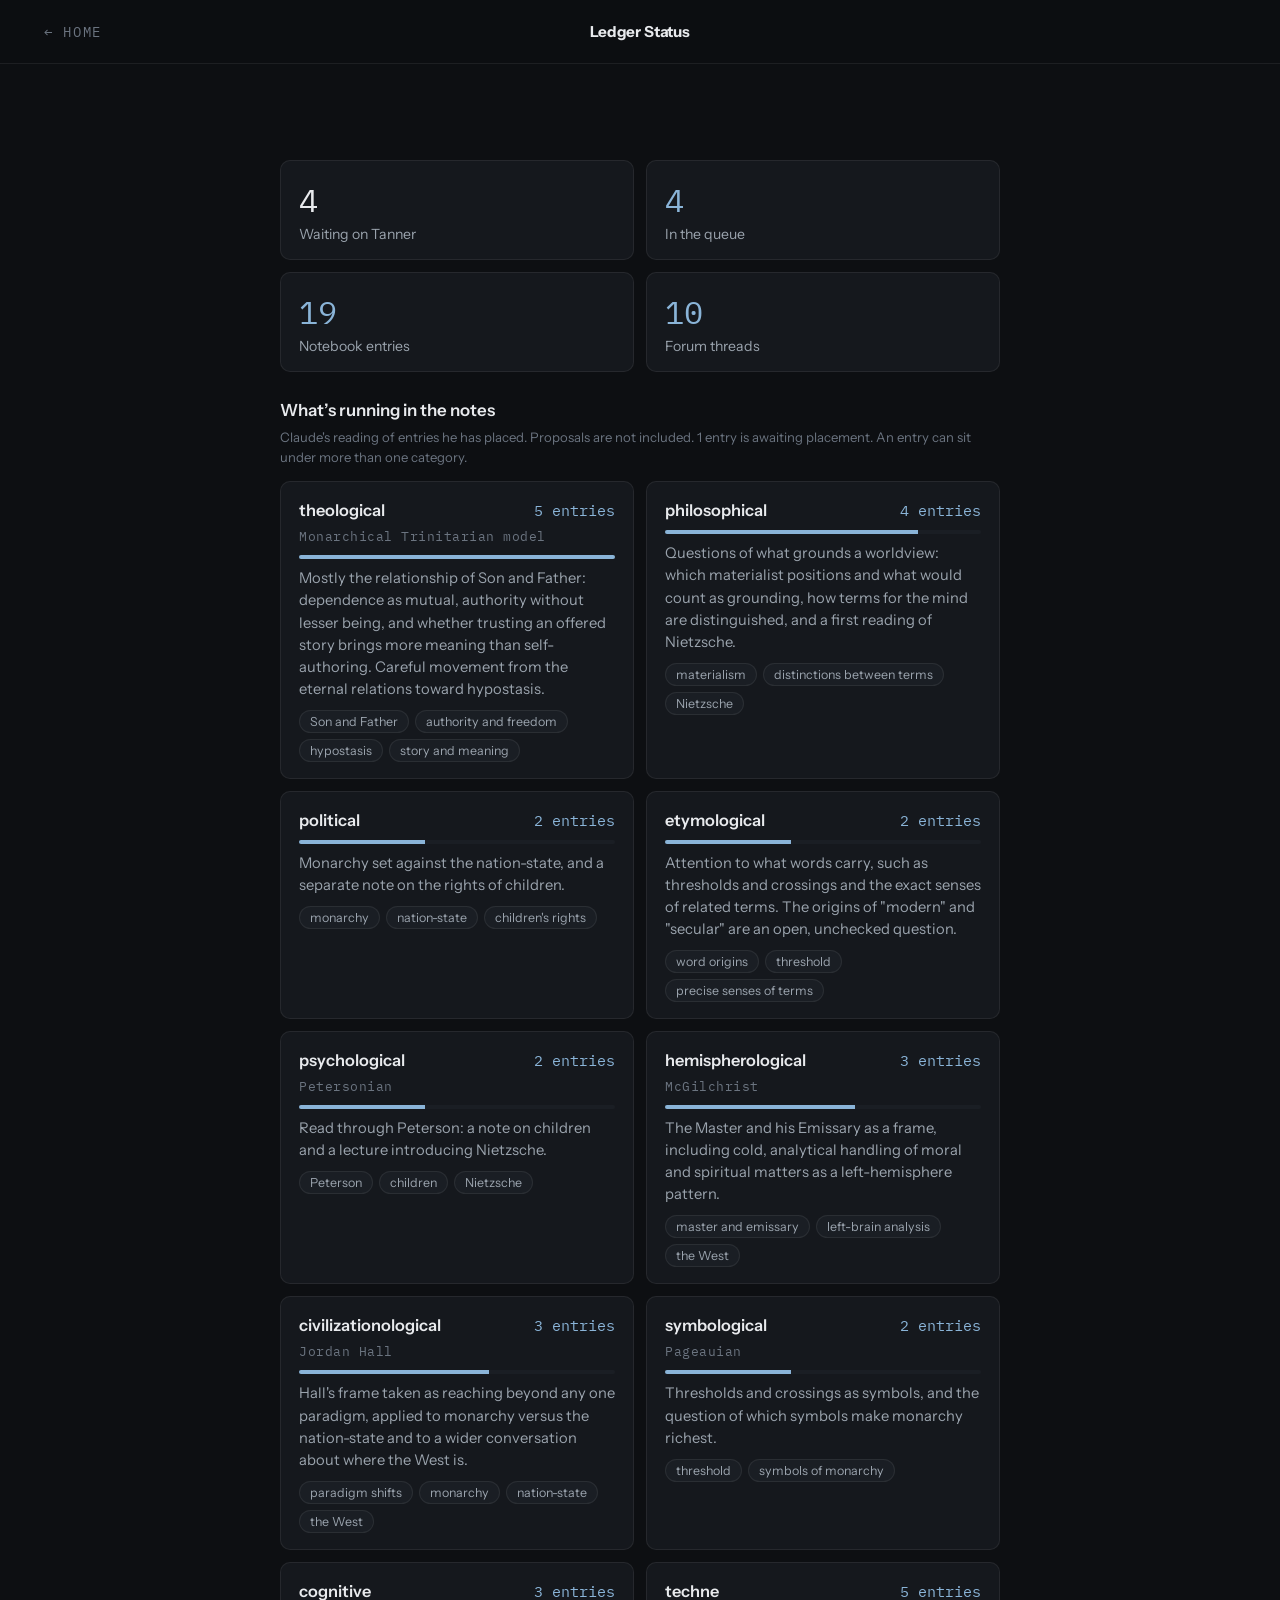
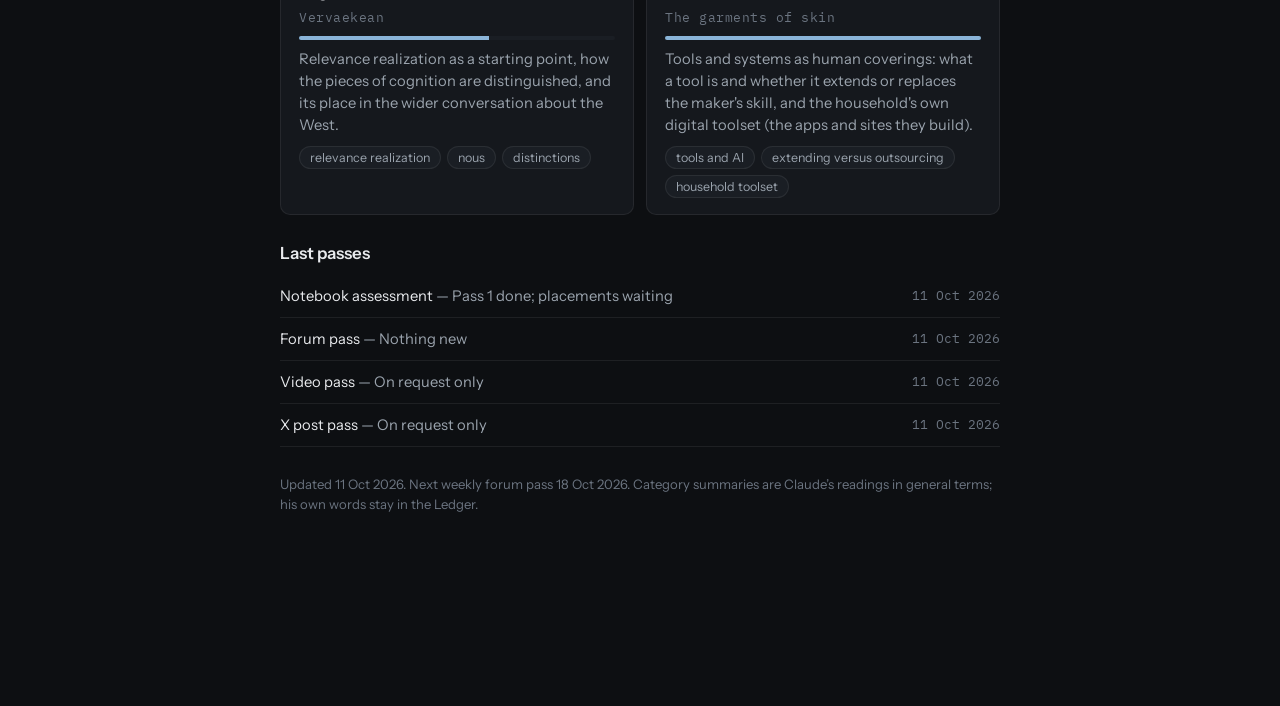
<file: tools/ledger-status.html>
<!doctype html>
<html lang="en">
<head>
<meta charset="UTF-8">
<meta name="viewport" content="width=device-width, initial-scale=1.0">
<title>Ledger Status — The Gardners</title>
<link rel="preconnect" href="https://fonts.googleapis.com">
<link rel="preconnect" href="https://fonts.gstatic.com" crossorigin>
<link href="https://fonts.googleapis.com/css2?family=Instrument+Sans:wght@400;500;600;700&family=IBM+Plex+Mono:wght@400;500&display=swap" rel="stylesheet">
<link href="/styles.css" rel="stylesheet">
<style>
  .status-wrap { width: 100%; max-width: 760px; margin: 0 auto; padding: 32px 20px 72px; }
  .stat-grid { display: grid; grid-template-columns: repeat(2, 1fr); gap: 12px; margin-bottom: 28px; }
  .stat { padding: 18px 18px 16px; }
  .stat .num { font-family: 'IBM Plex Mono', monospace; font-size: 2rem; color: var(--accent); font-variant-numeric: tabular-nums; }
  .stat .lbl { color: var(--muted); font-size: 0.88rem; margin-top: 4px; }
  .stat.attention .num { color: var(--text); }
  h2.sec { font-size: 1.05rem; font-weight: 600; margin: 8px 0 12px; }
  .sec-note { color: var(--faint); font-size: 0.82rem; line-height: 1.5; margin: -4px 0 14px; }
  .pass-list { list-style: none; padding: 0; margin: 0 0 28px; }
  .pass-list li { display: flex; justify-content: space-between; gap: 12px; padding: 12px 0; border-bottom: 1px solid var(--border); font-size: 0.92rem; }
  .pass-list .when { color: var(--faint); font-family: 'IBM Plex Mono', monospace; font-size: 0.8rem; white-space: nowrap; }
  .pass-list .what { color: var(--muted); }
  .cat-list { display: grid; grid-template-columns: 1fr; gap: 12px; margin-bottom: 28px; }
  .cat { padding: 18px 18px 16px; display: flex; flex-direction: column; gap: 8px; }
  .cat-head { display: flex; align-items: baseline; justify-content: space-between; gap: 12px; }
  .cat-name { font-weight: 600; font-size: 1.02rem; }
  .cat-count { font-family: 'IBM Plex Mono', monospace; color: var(--accent); font-size: 0.95rem; white-space: nowrap; }
  .cat-lens { color: var(--faint); font-size: 0.8rem; font-family: 'IBM Plex Mono', monospace; letter-spacing: 0.04em; }
  .cat-sum { color: var(--muted); font-size: 0.92rem; line-height: 1.5; }
  .chips { display: flex; flex-wrap: wrap; gap: 6px; margin-top: 2px; }
  .chip { font-size: 0.78rem; color: var(--muted); background: var(--surface-2); border: 1px solid var(--border); border-radius: 999px; padding: 3px 10px; }
  .bar { height: 4px; border-radius: 2px; background: var(--surface-2); overflow: hidden; margin-top: 2px; }
  .bar > span { display: block; height: 100%; background: var(--accent); }
  .foot { color: var(--faint); font-size: 0.82rem; line-height: 1.5; }
  #err { color: var(--muted); }
  @media (min-width: 700px) { .cat-list { grid-template-columns: 1fr 1fr; } }
</style>
</head>
<body>

<nav class="app-nav">
  <a class="app-back mono" href="/#tools">&larr; Home</a>
  <span class="app-title">Ledger Status</span>
</nav>

<div class="app-main">
  <div class="status-wrap">
    <p id="err" hidden>Status isn&rsquo;t available right now.</p>
    <div id="content" hidden>
      <div class="stat-grid">
        <div class="card stat attention"><div class="num" id="waiting">&mdash;</div><div class="lbl">Waiting on Tanner</div></div>
        <div class="card stat"><div class="num" id="queue">&mdash;</div><div class="lbl">In the queue</div></div>
        <div class="card stat"><div class="num" id="entries">&mdash;</div><div class="lbl">Notebook entries</div></div>
        <div class="card stat"><div class="num" id="forum">&mdash;</div><div class="lbl">Forum threads</div></div>
      </div>

      <div id="cats-block" hidden>
        <h2 class="sec">What&rsquo;s running in the notes</h2>
        <p class="sec-note" id="cats-note"></p>
        <div class="cat-list" id="cats"></div>
      </div>

      <h2 class="sec">Last passes</h2>
      <ul class="pass-list" id="passes"></ul>

      <p class="foot" id="foot"></p>
    </div>
  </div>
</div>

<script>
(function () {
  'use strict';
  function fmt(d) {
    if (!d) return '';
    var p = d.split('-');
    if (p.length !== 3) return d;
    var m = ['Jan','Feb','Mar','Apr','May','Jun','Jul','Aug','Sep','Oct','Nov','Dec'][parseInt(p[1], 10) - 1];
    return parseInt(p[2], 10) + ' ' + m + ' ' + p[0];
  }
  function set(id, v) { document.getElementById(id).textContent = String(v); }
  function el(tag, cls, text) {
    var e = document.createElement(tag);
    if (cls) e.className = cls;
    if (text !== undefined && text !== null) e.textContent = text;
    return e;
  }

  fetch('/ledger-status.json', { cache: 'no-cache' })
    .then(function (r) { if (!r.ok) throw new Error('bad'); return r.json(); })
    .then(function (s) {
      set('waiting', s.waiting);
      set('queue', s.queue);
      set('entries', s.entries);
      set('forum', s.forum && s.forum.threads);

      var cats = s.categories || [];
      if (cats.length) {
        var max = 1;
        cats.forEach(function (c) { if (c.placed > max) max = c.placed; });
        var wrap = document.getElementById('cats');
        cats.forEach(function (c) {
          var card = el('div', 'card cat');
          var head = el('div', 'cat-head');
          head.appendChild(el('span', 'cat-name', c.name));
          head.appendChild(el('span', 'cat-count', String(c.placed) + (c.placed === 1 ? ' entry' : ' entries')));
          card.appendChild(head);
          if (c.lens) card.appendChild(el('div', 'cat-lens', c.lens));
          var bar = el('div', 'bar');
          var fill = el('span');
          fill.style.width = Math.round((c.placed / max) * 100) + '%';
          bar.appendChild(fill);
          card.appendChild(bar);
          if (c.summary) card.appendChild(el('p', 'cat-sum', c.summary));
          if (c.themes && c.themes.length) {
            var chips = el('div', 'chips');
            c.themes.forEach(function (t) { chips.appendChild(el('span', 'chip', t)); });
            card.appendChild(chips);
          }
          wrap.appendChild(card);
        });
        var note = (s.categoriesNote || '') ;
        if (s.awaitingPlacement) note += (note ? ' ' : '') + s.awaitingPlacement + (s.awaitingPlacement === 1 ? ' entry is' : ' entries are') + ' awaiting placement.';
        note += (note ? ' ' : '') + 'An entry can sit under more than one category.';
        set('cats-note', note);
        document.getElementById('cats-block').hidden = false;
      }

      var ul = document.getElementById('passes');
      (s.passes || []).forEach(function (p) {
        var li = document.createElement('li');
        var left = document.createElement('span');
        var name = document.createElement('span');
        name.textContent = p.mode;
        var what = document.createElement('span');
        what.className = 'what';
        what.textContent = p.note ? ' — ' + p.note : '';
        left.appendChild(name);
        left.appendChild(what);
        var when = document.createElement('span');
        when.className = 'when';
        when.textContent = fmt(p.last);
        li.appendChild(left);
        li.appendChild(when);
        ul.appendChild(li);
      });

      var foot = 'Updated ' + fmt(s.updated) + '.';
      if (s.nextForumPass) foot += ' Next weekly forum pass ' + fmt(s.nextForumPass) + '.';
      foot += ' Category summaries are Claude’s readings in general terms; his own words stay in the Ledger.';
      set('foot', foot);
      document.getElementById('content').hidden = false;
    })
    .catch(function () { document.getElementById('err').hidden = false; });
})();
</script>
</body>
</html>
</file>
<file: styles.css>
/* Shared design tokens and base styles for the /tools/ pages.
   Same palette and type as index.html — kept in one file now that more
   than one page uses it. Each tools/*.html page adds its own
   component-specific CSS (tabs, forms, etc.) in its own <style> block. */

:root {
  --bg: #0d0f12;
  --surface: #15181d;
  --surface-2: #1a1e24;
  --border: rgba(255, 255, 255, 0.07);
  --border-strong: rgba(255, 255, 255, 0.16);
  --text: #e8eaed;
  --muted: #9aa3ad;
  --faint: #6b7480;
  --accent: #8ab4d8;
  --done: #7fae8e;
}

* { margin: 0; padding: 0; box-sizing: border-box; }

body {
  background: var(--bg);
  color: var(--text);
  font-family: 'Instrument Sans', sans-serif;
  min-height: 100vh;
  -webkit-font-smoothing: antialiased;
}

.mono {
  font-family: 'IBM Plex Mono', monospace;
  font-size: 11px;
  letter-spacing: 0.12em;
  text-transform: uppercase;
}

.wrap {
  max-width: 480px;
  margin: 0 auto;
  padding: 64px 20px 96px;
}

.back-link {
  display: inline-block;
  margin-bottom: 24px;
  color: var(--faint);
  text-decoration: none;
  font-size: 0.85rem;
}
.back-link:hover { color: var(--muted); }
.back-link:focus-visible { outline: 2px solid var(--accent); outline-offset: 2px; }

.eyebrow { color: var(--faint); margin-bottom: 10px; }
h1 { font-size: 1.6rem; font-weight: 700; letter-spacing: -0.01em; margin-bottom: 14px; }

/* ---- Full-page app shell: sticky nav + wide main, matching index.html's
   own nav so a tool page reads as part of the site, not a separate app. ---- */
.app-nav {
  position: sticky;
  top: 0;
  z-index: 10;
  display: grid;
  grid-template-columns: 1fr auto 1fr;
  align-items: center;
  gap: 16px;
  padding: 0 20px;
  height: 60px;
  background: rgba(13, 15, 18, 0.85);
  backdrop-filter: blur(12px);
  border-bottom: 1px solid var(--border);
}
.app-nav .status { justify-self: end; }
.app-back {
  display: flex;
  align-items: center;
  gap: 6px;
  color: var(--faint);
  text-decoration: none;
  font-size: 0.85rem;
  white-space: nowrap;
}
.app-back:hover { color: var(--muted); }
.app-back:focus-visible { outline: 2px solid var(--accent); outline-offset: 2px; border-radius: 4px; }
.app-title { font-weight: 700; font-size: 0.95rem; letter-spacing: -0.01em; white-space: nowrap; overflow: hidden; text-overflow: ellipsis; }
.app-nav .status { margin-bottom: 0; flex-shrink: 0; }

.app-main {
  max-width: 1080px;
  margin: 0 auto;
  padding: 40px 20px 96px;
}
@media (min-width: 900px) {
  .app-nav { padding: 0 44px; height: 64px; }
  .app-main { padding: 64px 44px 120px; }
}

/* Narrow phones: "Home" + a page title + a status label all fighting for
   one grid row runs out of room on longer titles. Drop the status text
   (the dot still shows sync state) and tighten padding/gap to keep the
   row a single line instead of an uneven wrap. */
@media (max-width: 480px) {
  .app-nav { padding: 0 14px; gap: 10px; }
  .app-nav .status .mono { display: none; }
  .app-nav .status { gap: 0; margin-bottom: 0; }
  .app-title { font-size: 0.85rem; }
}

/* For single-focus "hero" pages (Next Up, House Tips, Convert Anything):
   centers the content in the viewport instead of pinning it to the top,
   so the page reads as one composed screen. Shopping Lists opts out —
   a growing item list should stay anchored, not re-center as it grows.
   Only above ~700px tall: on a short mobile viewport, centering would
   just shove the content toward the bottom behind a dead gap. */
@media (min-width: 700px) and (min-height: 700px) {
  .app-main.center-page {
    min-height: calc(100vh - 60px);
    display: flex;
    flex-direction: column;
    justify-content: center;
    padding-top: 24px;
    padding-bottom: 24px;
  }
}
@media (min-width: 900px) {
  .app-main.center-page { min-height: calc(100vh - 64px); }
}

.status { display: flex; align-items: center; gap: 8px; margin-bottom: 24px; }
.dot { width: 7px; height: 7px; border-radius: 50%; background: var(--accent); flex-shrink: 0; }
.dot.pending { background: var(--faint); }
.status .mono { color: var(--muted); }
.status .mono.err { color: #c98a8a; }

.card { background: var(--surface); border: 1px solid var(--border); border-radius: 10px; padding: 20px; }

input[type="text"], input[type="number"], input[type="datetime-local"] {
  background: var(--surface-2);
  border: 1px solid var(--border);
  border-radius: 7px;
  padding: 10px 12px;
  color: var(--text);
  font-family: 'Instrument Sans', sans-serif;
  font-size: 0.92rem;
  min-width: 0;
}
input::placeholder { color: var(--faint); }
input:focus-visible { outline: 2px solid var(--accent); outline-offset: 1px; }

button.primary-btn {
  background: var(--surface-2);
  border: 1px solid var(--border-strong);
  border-radius: 7px;
  padding: 10px 16px;
  color: var(--text);
  font-family: 'Instrument Sans', sans-serif;
  font-size: 0.92rem;
  font-weight: 500;
  cursor: pointer;
  transition: background 0.15s ease;
}
button.primary-btn:hover { background: #21262e; }
button.primary-btn:focus-visible { outline: 2px solid var(--accent); outline-offset: 1px; }
button.primary-btn:disabled { opacity: 0.5; cursor: not-allowed; }

button.ghost-btn {
  background: transparent;
  border: 1px solid var(--border);
  border-radius: 7px;
  padding: 10px 14px;
  color: var(--muted);
  font-family: 'Instrument Sans', sans-serif;
  font-size: 0.92rem;
  cursor: pointer;
}
button.ghost-btn:hover { background: var(--surface-2); }
button.ghost-btn:focus-visible { outline: 2px solid var(--accent); outline-offset: 1px; }
button.ghost-btn.active { background: var(--surface-2); border-color: var(--border-strong); color: var(--text); }

/* ---- Shared tab bar (Shopping Lists, Next Up) ---- */
.tabs { display: flex; flex-wrap: wrap; gap: 6px; margin-bottom: 10px; }
.tab {
  display: flex;
  align-items: center;
  gap: 2px;
  background: transparent;
  border: 1px solid var(--border);
  border-radius: 7px;
  padding: 2px 2px 2px 10px;
}
.tab.active { background: var(--surface-2); border-color: var(--border-strong); }
.tab-label {
  background: transparent;
  border: none;
  color: var(--muted);
  font-family: 'IBM Plex Mono', monospace;
  font-size: 11px;
  letter-spacing: 0.06em;
  text-transform: uppercase;
  cursor: pointer;
  padding: 6px 2px;
  max-width: 160px;
  overflow: hidden;
  text-overflow: ellipsis;
  white-space: nowrap;
}
.tab.active .tab-label { color: var(--text); }
.tab-label:focus-visible { outline: 2px solid var(--accent); outline-offset: 1px; }
.tab-close {
  background: transparent;
  border: none;
  color: var(--faint);
  font-size: 13px;
  line-height: 1;
  cursor: pointer;
  padding: 5px 7px;
  border-radius: 5px;
  opacity: 0;
}
.tab:hover .tab-close, .tab-close:focus-visible { opacity: 1; }
.tab-close:hover { color: #c98a8a; }
.tab-close:focus-visible { outline: 2px solid var(--accent); outline-offset: 1px; }
.tab-close:disabled { display: none; }
.tab-close.pending { opacity: 1; color: #c98a8a; background: rgba(201, 138, 138, 0.12); }
.tab-rename-input {
  font-family: 'IBM Plex Mono', monospace;
  font-size: 11px;
  letter-spacing: 0.06em;
  text-transform: uppercase;
  background: var(--surface-2);
  border: 1px solid var(--accent);
  border-radius: 5px;
  padding: 5px 6px;
  color: var(--text);
  width: 108px;
  margin: 3px;
}
.tab-add {
  background: transparent;
  border: 1px dashed var(--border-strong);
  border-radius: 7px;
  padding: 8px 12px;
  color: var(--faint);
  font-family: 'IBM Plex Mono', monospace;
  font-size: 11px;
  letter-spacing: 0.06em;
  text-transform: uppercase;
  cursor: pointer;
}
.tab-add:hover { background: var(--surface-2); border-color: var(--border-strong); color: var(--text); }
.tab-add:focus-visible { outline: 2px solid var(--accent); outline-offset: 1px; }

/* ---- Two-column app layout: sidebar switcher + main panel ---- */
.app-layout { display: flex; flex-direction: column; gap: 24px; }
@media (min-width: 860px) {
  .app-layout { display: grid; grid-template-columns: 240px 1fr; gap: 32px; align-items: start; }
  .app-layout .tabs.tabs-vertical {
    flex-direction: column;
    flex-wrap: nowrap;
    position: sticky;
    top: 96px;
  }
  .app-layout .tabs.tabs-vertical .tab { width: 100%; }
  .app-layout .tabs.tabs-vertical .tab-label { max-width: none; flex: 1; text-align: left; }
  .app-layout .tabs.tabs-vertical .tab-add { width: 100%; text-align: left; }
}

.side-nav { display: flex; flex-direction: row; flex-wrap: wrap; gap: 6px; }
@media (min-width: 860px) {
  .side-nav { flex-direction: column; flex-wrap: nowrap; position: sticky; top: 96px; }
}

.side-item {
  display: flex; align-items: center; gap: 10px;
  background: transparent; border: 1px solid var(--border); border-radius: 8px;
  padding: 10px 12px; cursor: pointer; text-align: left; width: 100%;
  color: var(--muted); font-family: 'IBM Plex Mono', monospace; font-size: 11px;
  letter-spacing: 0.06em; text-transform: uppercase;
}
.side-item svg { flex-shrink: 0; opacity: 0.8; }
.side-item.active { background: var(--surface); border-color: var(--border-strong); color: var(--text); }
.side-item.active svg { opacity: 1; color: var(--accent); }
.side-item:hover { border-color: var(--border-strong); }
.side-item:focus-visible { outline: 2px solid var(--accent); outline-offset: 1px; }

/* ---- Progress bar (Shopping Lists) ---- */
.progress-track { height: 5px; border-radius: 3px; background: var(--surface-2); overflow: hidden; }
.progress-fill { height: 100%; background: var(--done); border-radius: 3px; transition: width 0.25s ease; }

/* ---- Decorative hero glow — purely visual, sits behind content ---- */
.hero-shell { position: relative; }
.hero-glow {
  position: absolute;
  inset: -40px -20px auto -20px;
  height: 420px;
  pointer-events: none;
  background: radial-gradient(ellipse 640px 320px at 50% 0%, rgba(138, 180, 216, 0.12), transparent 70%);
  z-index: 0;
}
.hero-shell > *:not(.hero-glow) { position: relative; z-index: 1; }

@media (prefers-reduced-motion: reduce) {
  * { transition: none !important; }
}
</file>
<file: notes/notes.css>
/* Notes Workspace — layered on top of /styles.css (same palette, same
   sans + mono). Adds a reading serif and a quieter, more typographic
   rhythm. Presentation only: every word on these pages comes from the
   works' data files. */

:root {
  color-scheme: dark;
  --serif: 'Newsreader', Georgia, 'Times New Roman', serif;
  --spine: rgba(255, 255, 255, 0.12);
  --track-a: #8ab4d8;
  --track-b: #a9a1c9;
  --flag: #d8c08a;
  /* a touch lighter than the site default so small labels clear 4.5:1 */
  --faint: #808994;
}

html { scroll-behavior: smooth; }
html, body { overflow-x: hidden; }

.nw-main {
  max-width: 760px;
  margin: 0 auto;
  padding: 36px 20px 96px;
}
@media (min-width: 900px) { .nw-main { padding: 72px 44px 120px; } }

/* ---------- Header ---------- */
.nw-head { padding-bottom: 36px; border-bottom: 1px solid var(--border); }
.nw-head .eyebrow { color: var(--accent); margin-bottom: 14px; }
.nw-title {
  font-family: var(--serif);
  font-weight: 400;
  font-size: clamp(2.1rem, 8vw, 3.4rem);
  line-height: 1.05;
  letter-spacing: -0.01em;
  margin: 0 0 14px;
}
.nw-sub {
  font-family: var(--serif);
  font-style: italic;
  font-size: 1.12rem;
  line-height: 1.5;
  color: var(--muted);
  max-width: 44ch;
}
.nw-meta { margin-top: 22px; display: grid; gap: 6px; color: var(--muted); font-size: 0.88rem; line-height: 1.5; }
.nw-meta .mono { color: var(--faint); margin-right: 8px; }

.prose { font-family: var(--serif); font-size: 1.08rem; line-height: 1.65; color: var(--text); }
.prose p + p { margin-top: 0.9em; }

/* Anything not yet sorted: visible, muted, never hidden. */
.unsorted { color: var(--muted); font-style: italic; }
.unsorted::before { content: '\2014\00a0'; color: var(--faint); font-style: normal; }

/* (proposed) / (unconfirmed) / with Claude */
.flag {
  display: inline-block;
  font-family: 'IBM Plex Mono', monospace;
  font-size: 10.5px;
  letter-spacing: 0.06em;
  text-transform: uppercase;
  color: var(--flag);
  border: 1px dashed rgba(216, 192, 138, 0.55);
  border-radius: 4px;
  padding: 1px 6px;
  margin-left: 6px;
  vertical-align: 1px;
  font-style: normal;
}

a.ref { color: var(--accent); text-decoration: none; border-bottom: 1px solid rgba(138, 180, 216, 0.35); }
a.ref:hover { border-bottom-color: var(--accent); }
a.ref:focus-visible, .nw-main a:focus-visible { outline: 2px solid var(--accent); outline-offset: 2px; border-radius: 3px; }

/* ---------- Works index ---------- */
.works { list-style: none; display: grid; gap: 14px; margin-top: 36px; }
.work {
  position: relative;
  background: var(--surface);
  border: 1px solid var(--border);
  border-radius: 10px;
  padding: 22px 20px 20px;
  transition: border-color 0.15s ease, background 0.15s ease;
}
.work:hover, .work:focus-within { background: var(--surface-2); border-color: var(--border-strong); }
.work .mono { color: var(--faint); }
.work h2 { font-family: var(--serif); font-weight: 400; font-size: 1.5rem; margin: 8px 0 6px; }
.work h2 a { color: var(--text); text-decoration: none; }
.work h2 a::after { content: ''; position: absolute; inset: 0; border-radius: 10px; }
.work h2 a:focus-visible { outline: none; }
.work:focus-within { outline: 2px solid var(--accent); outline-offset: 2px; }
.work p { color: var(--muted); font-size: 0.95rem; line-height: 1.5; }
.work .rev { margin-top: 12px; font-size: 0.85rem; }

/* ---------- Disclosures (definition, legend, filters) ---------- */
.fold { border-bottom: 1px solid var(--border); }
.fold > summary {
  list-style: none;
  cursor: pointer;
  display: flex;
  align-items: center;
  justify-content: space-between;
  gap: 12px;
  padding: 16px 0;
  font-weight: 600;
  font-size: 0.98rem;
}
.fold > summary::-webkit-details-marker { display: none; }
.fold > summary::after { content: '+'; font-family: 'IBM Plex Mono', monospace; color: var(--faint); font-weight: 400; }
.fold[open] > summary::after { content: '\2212'; }
.fold > summary:focus-visible { outline: 2px solid var(--accent); outline-offset: 2px; border-radius: 4px; }
.fold > summary .hint { font-weight: 400; color: var(--faint); font-size: 0.82rem; margin-left: auto; margin-right: 4px; }
.fold-body { padding: 0 0 22px; }
.fold-body > * + * { margin-top: 14px; }
.fold-note { color: var(--muted); font-size: 0.88rem; line-height: 1.5; }

.legend-list { list-style: none; display: grid; gap: 16px; }
.legend-list dt, .legend-list .lg-name { font-weight: 600; font-size: 0.95rem; margin-bottom: 4px; }
.legend-keys { display: grid; gap: 8px; color: var(--muted); font-size: 0.88rem; line-height: 1.5; }
.legend-keys .swatch { display: inline-block; width: 18px; vertical-align: middle; margin-right: 8px; }
.swatch.rail-a { height: 2px; background: var(--track-a); }
.swatch.rail-b { height: 2px; background: var(--track-b); }
.swatch.carry { height: 0; border-top: 2px dotted var(--faint); }

/* ---------- Filters ---------- */
.filters fieldset { border: 0; margin: 0 0 16px; padding: 0; min-width: 0; }
.filters legend { font-family: 'IBM Plex Mono', monospace; font-size: 11px; letter-spacing: 0.12em; text-transform: uppercase; color: var(--faint); margin-bottom: 8px; }
.chipset { display: flex; flex-wrap: wrap; gap: 6px; }
.chipset label { position: relative; }
.chipset input { position: absolute; opacity: 0; width: 1px; height: 1px; }
.chipset span {
  display: inline-block;
  padding: 7px 12px;
  border: 1px solid var(--border);
  border-radius: 999px;
  color: var(--muted);
  font-size: 0.86rem;
  cursor: pointer;
  user-select: none;
}
.chipset input:checked + span { background: var(--surface-2); border-color: var(--border-strong); color: var(--text); }
.chipset input:focus-visible + span { outline: 2px solid var(--accent); outline-offset: 2px; }
.toggle { display: flex; align-items: center; gap: 10px; color: var(--muted); font-size: 0.92rem; cursor: pointer; }
.toggle input { width: 18px; height: 18px; accent-color: var(--accent); }
.filter-foot { display: flex; align-items: center; justify-content: space-between; gap: 12px; flex-wrap: wrap; margin-top: 8px; }
.result-count { color: var(--muted); font-size: 0.86rem; margin: 18px 0 0; }

/* ---------- Timeline ---------- */
.era { padding-top: 48px; }
.era-head { display: flex; align-items: baseline; gap: 14px; margin-bottom: 20px; }
.era-head h2 { font-family: var(--serif); font-weight: 400; font-size: 1.85rem; letter-spacing: -0.01em; }
.era-head .mono { color: var(--faint); }
.era-empty { color: var(--muted); font-style: italic; font-size: 0.92rem; padding: 6px 0 6px 30px; }

.tl { list-style: none; position: relative; }
.tl > li {
  position: relative;
  display: grid;
  grid-template-columns: 22px 1fr;
  column-gap: 8px;
  padding-bottom: 14px;
}
.tl.with-rails > li { grid-template-columns: 22px 20px 1fr; }
.tl > li[hidden] { display: none; }

/* spine + node */
.tl > li::before {
  content: '';
  position: absolute;
  left: 10px; top: 0; bottom: 0;
  width: 1px;
  background: var(--spine);
}
.tl > li:first-child::before { top: 22px; }
.node {
  grid-column: 1;
  justify-self: center;
  width: 9px; height: 9px;
  margin-top: 20px;
  border-radius: 50%;
  background: var(--bg);
  border: 1px solid var(--muted);
  position: relative;
  z-index: 1;
}
.node.ongoing { background: var(--accent); border-color: var(--accent); }
.node.carry { background: var(--bg); border: 1px dotted var(--faint); }

/* parallel track rails (Adulthood band) */
.rails { grid-column: 2; position: relative; margin-bottom: -14px; }
.rail { position: absolute; top: 0; bottom: 0; width: 2px; }
.rail.a { left: 4px; background: var(--track-a); }
.rail.b { left: 12px; background: var(--track-b); }
.rail.start { top: 18px; border-radius: 2px 2px 0 0; }
.rail.unplaced { background: linear-gradient(to bottom, transparent, var(--track-b) 70%); }
.tl.hide-a .rail.a, .tl.hide-b .rail.b { display: none; }
.tl > li:last-child .rails { margin-bottom: 0; }

/* carried-forward rows */
.carry-row { grid-column: -2; padding: 12px 0 0; font-size: 0.88rem; color: var(--muted); line-height: 1.45; }
.carry-row .mono { color: var(--faint); margin-right: 6px; }
.carry-row a { color: var(--muted); text-decoration: none; border-bottom: 1px dotted var(--faint); }
.carry-row a:hover { color: var(--text); }

/* track start marker */
.track-mark { grid-column: -2; padding: 2px 0 8px; font-size: 0.82rem; color: var(--muted); }
.track-mark .mono { margin-right: 6px; }
.track-mark.a .mono { color: var(--track-a); }
.track-mark.b .mono { color: var(--track-b); }
.track-mark a { color: inherit; text-decoration: none; border-bottom: 1px dotted var(--faint); }

/* ---------- Paradigm card ---------- */
.pc {
  grid-column: -2;
  min-width: 0;
  background: var(--surface);
  border: 1px solid var(--border);
  border-radius: 10px;
  scroll-margin-top: 80px;
  transition: border-color 0.15s ease, background 0.15s ease;
}
.pc:hover { border-color: var(--border-strong); }
.pc.open { background: var(--surface-2); border-color: var(--border-strong); }
.pc.met { background: transparent; border-style: dashed; }
.pc.met.open { background: var(--surface); }

.pc-sum { position: relative; padding: 16px 16px 14px; }
.pc-top { display: flex; align-items: baseline; gap: 10px; flex-wrap: wrap; }
.pc-num { font-family: 'IBM Plex Mono', monospace; font-size: 11px; color: var(--faint); letter-spacing: 0.06em; }
.pc-kind { font-family: 'IBM Plex Mono', monospace; font-size: 10.5px; letter-spacing: 0.1em; text-transform: uppercase; color: var(--muted); }
.pc-title { margin: 6px 0 4px; font-family: var(--serif); font-weight: 400; font-size: 1.28rem; line-height: 1.25; }
.pc-toggle {
  all: unset;
  cursor: pointer;
  color: var(--text);
  overflow-wrap: anywhere;
}
.pc-toggle::after { content: ''; position: absolute; inset: 0; border-radius: 10px; }
.pc-toggle:focus-visible { outline: none; }
.pc-sum:has(.pc-toggle:focus-visible) { outline: 2px solid var(--accent); outline-offset: 2px; border-radius: 10px; }
.pc-caret { font-family: 'IBM Plex Mono', monospace; color: var(--faint); font-size: 12px; margin-left: auto; }
.pc-period { font-size: 0.88rem; color: var(--muted); line-height: 1.45; }
.pc-period .unsorted { font-size: 0.86rem; }

.chips { display: flex; flex-wrap: wrap; gap: 6px; margin-top: 10px; }
.chip {
  font-size: 0.78rem;
  line-height: 1.3;
  color: var(--text);
  background: var(--surface-2);
  border: 1px solid var(--border-strong);
  border-radius: 999px;
  padding: 3px 10px;
}
.pc.open .chip { background: var(--bg); }
.chip .k { color: var(--muted); margin-right: 4px; }
.chip.ns { color: var(--muted); background: transparent; border-style: dashed; border-color: var(--border-strong); font-style: italic; }
.chip.ns .k { font-style: normal; }
.chip.flagged { border-color: rgba(216, 192, 138, 0.55); border-style: dashed; }
.chip.flagged .k { color: var(--flag); margin: 0 0 0 2px; }
.chip.ongoing { border-color: rgba(138, 180, 216, 0.5); }
.chip.uncertain { color: var(--flag); border-style: dashed; border-color: rgba(216, 192, 138, 0.55); background: transparent; }

/* ---------- Full view ---------- */
.pc-full { padding: 4px 16px 20px; border-top: 1px solid var(--border); }
.pc-full[hidden] { display: none; }
.pc-sec { padding-top: 18px; }
.pc-sec > h4 {
  font-family: 'IBM Plex Mono', monospace;
  font-weight: 500;
  font-size: 11px;
  letter-spacing: 0.12em;
  text-transform: uppercase;
  color: var(--faint);
  margin-bottom: 8px;
}
.pc-sec .prose { font-size: 1.04rem; }
.kv { display: grid; gap: 14px; }
.kv > div > .kv-k { font-weight: 600; font-size: 0.92rem; margin-bottom: 3px; }
.kv > div > .kv-v { color: var(--text); font-size: 0.95rem; line-height: 1.55; }
.kv-val { font-family: var(--serif); font-size: 1.05rem; }
.kv-note { display: block; margin-top: 3px; color: var(--text); }
.plain-list { list-style: none; display: grid; gap: 8px; }
.plain-list li { font-size: 0.95rem; line-height: 1.55; padding-left: 14px; position: relative; }
.plain-list li::before { content: ''; position: absolute; left: 0; top: 0.72em; width: 5px; height: 1px; background: var(--muted); }
.refs { color: var(--muted); font-size: 0.86rem; margin-left: 4px; white-space: nowrap; }
.items-list { columns: 1; }
@media (min-width: 640px) { .items-list { columns: 2; column-gap: 28px; } .items-list li { break-inside: avoid; } }
.sub-h { font-size: 0.86rem; color: var(--muted); margin: 10px 0 6px; }
.sub-h:first-child { margin-top: 0; }

/* ---------- Bottom sections ---------- */
.group { padding-top: 56px; }
.group-head h2 { font-family: var(--serif); font-weight: 400; font-size: 1.65rem; }
.group-head p { color: var(--muted); font-size: 0.92rem; line-height: 1.5; margin-top: 6px; }
.group .tl { margin-top: 20px; }
.group.quiet .group-head h2 { color: var(--muted); }
.note-list { list-style: none; counter-reset: n; margin-top: 18px; display: grid; gap: 16px; }
.note-list li { counter-increment: n; display: grid; grid-template-columns: 28px 1fr; gap: 6px; font-family: var(--serif); font-size: 1.04rem; line-height: 1.6; }
.note-list li::before { content: counter(n, decimal-leading-zero); font-family: 'IBM Plex Mono', monospace; font-size: 11px; color: var(--faint); padding-top: 6px; }
.note-list .refs { font-family: 'Instrument Sans', sans-serif; }

.load-err { color: var(--muted); padding: 40px 0; }

.nw-foot { margin-top: 72px; padding-top: 20px; border-top: 1px solid var(--border); color: var(--faint); font-size: 0.82rem; line-height: 1.5; }

@media (prefers-reduced-motion: reduce) {
  html { scroll-behavior: auto; }
  .pc, .work { transition: none; }
}
.nw-sub p + p { margin-top: 0.6em; }

/* ---------- Toolbar (copy out) ---------- */
.nw-tools { display: flex; flex-wrap: wrap; gap: 8px; margin-top: 24px; }
button.ghost-btn.small { padding: 7px 12px; font-size: 0.84rem; }
.nw-toast { min-height: 1.3em; margin-top: 8px; color: var(--muted); font-size: 0.84rem; }

/* ---------- View switch ---------- */
.nw-views {
  display: inline-flex;
  margin: 18px 0 6px;
  border: 1px solid var(--border-strong);
  border-radius: 8px;
  padding: 3px;
  gap: 2px;
}
.nw-view {
  background: transparent;
  border: 0;
  border-radius: 6px;
  padding: 7px 16px;
  color: var(--muted);
  font-family: 'IBM Plex Mono', monospace;
  font-size: 11px;
  letter-spacing: 0.1em;
  text-transform: uppercase;
  cursor: pointer;
}
.nw-view[aria-pressed="true"] { background: var(--surface-2); color: var(--text); }
.nw-view:focus-visible { outline: 2px solid var(--accent); outline-offset: 1px; }
.nw-view-panel[hidden] { display: none; }
.nw-view-panel > .group-head:first-child { padding-top: 28px; }

/* ---------- Card extras ---------- */
.pc-dates { margin-top: 4px; color: var(--accent); letter-spacing: 0.04em; text-transform: none; font-size: 11.5px; }
.pc-actions { display: flex; flex-wrap: wrap; gap: 8px; margin-top: 20px; }

/* ---------- Chart ---------- */
.ch-sec { padding-top: 40px; }
.ch-h { font-family: var(--serif); font-weight: 400; font-size: 1.65rem; }
.ch-note { color: var(--muted); font-size: 0.88rem; line-height: 1.5; margin: 6px 0 16px; }
.ch-eras { display: grid; gap: 2px; }
.ch-erow {
  display: grid;
  grid-template-columns: minmax(0, 1.15fr) repeat(var(--cols, 3), minmax(0, 1fr));
  align-items: center;
  column-gap: 0;
  min-height: 34px;
  color: var(--text);
  text-decoration: none;
  border-radius: 6px;
}
a.ch-erow:hover { background: var(--surface); }
a.ch-erow:focus-visible, a.ch-drow:focus-visible { outline: 2px solid var(--accent); outline-offset: 1px; }
.ch-ehead { min-height: 28px; }
.ch-ecol { color: var(--faint); text-align: center; font-size: 10px; letter-spacing: 0.08em; }
.ch-label { font-size: 0.82rem; line-height: 1.3; padding: 4px 8px 4px 0; overflow-wrap: anywhere; }
.ch-num { font-family: 'IBM Plex Mono', monospace; font-size: 10.5px; color: var(--faint); }
.ch-cell { height: 10px; position: relative; border-left: 1px solid var(--border); }
.ch-cell.home { background: var(--accent); }
.ch-cell.carry { background: rgba(138, 180, 216, 0.35); }
.ch-cell.track { background: var(--track-b); }
.ch-cell.track.carry { background: rgba(169, 161, 201, 0.35); }
.ch-cell.ongoing::after {
  content: '';
  position: absolute;
  right: -7px; top: -3px;
  border-left: 7px solid var(--accent);
  border-top: 8px solid transparent;
  border-bottom: 8px solid transparent;
}
.ch-cell.track.ongoing::after { border-left-color: var(--track-b); }
.ch-cell.home + .ch-cell.home, .ch-cell.home + .ch-cell.carry, .ch-cell.carry + .ch-cell.carry { border-left-color: transparent; }

.ch-dated { position: relative; padding-top: 26px; }
.ch-axis { position: absolute; top: 0; left: 0; right: 0; height: 20px; border-bottom: 1px solid var(--border-strong); }
.ch-tick { position: absolute; top: 0; transform: translateX(-50%); font-family: 'IBM Plex Mono', monospace; font-size: 10.5px; color: var(--faint); white-space: nowrap; }
.ch-tick:first-child { transform: none; }
.ch-tick:last-child { transform: translateX(-100%); }
.ch-drow { display: block; padding: 10px 0 8px; border-bottom: 1px solid var(--border); color: var(--text); text-decoration: none; }
a.ch-drow:hover { background: var(--surface); }
.ch-drow .ch-label { display: block; padding: 0 0 6px; }
.ch-track { display: block; position: relative; height: 10px; }
.ch-bar { position: absolute; top: 0; height: 10px; border-radius: 3px; background: var(--accent); }
.ch-bar.approx { background: repeating-linear-gradient(90deg, var(--accent) 0 6px, rgba(138, 180, 216, 0.55) 6px 9px); }
.ch-bar.fuzzy-start { -webkit-mask-image: linear-gradient(90deg, rgba(0,0,0,0.35), #000 var(--fuzz, 0%)); mask-image: linear-gradient(90deg, rgba(0,0,0,0.35), #000 var(--fuzz, 0%)); }
.ch-bar.open-start { border-top-left-radius: 0; border-bottom-left-radius: 0; }
.ch-tail { position: absolute; top: 4px; width: 14%; height: 2px; background: linear-gradient(90deg, var(--accent), transparent); }
.ch-when { display: block; margin-top: 6px; font-size: 0.8rem; color: var(--muted); }
.ch-undated { margin-top: 18px; }
a.ch-chip { text-decoration: none; }
a.ch-chip:hover { color: var(--text); }

/* ---------- Gaps ---------- */
.gap-sum { margin-top: 14px; }
.gap-list { list-style: none; margin-top: 18px; display: grid; gap: 12px; }
.gap-item { background: var(--surface); border: 1px solid var(--border); border-radius: 10px; padding: 16px; }
.gap-title { font-family: var(--serif); font-weight: 400; font-size: 1.15rem; margin-bottom: 10px; }
.gap-title a { color: var(--text); text-decoration: none; border-bottom: 1px solid var(--border-strong); }
.gap-title a:hover { border-bottom-color: var(--accent); }
.gap-item .plain-list li { font-size: 0.9rem; }
.gap-item .plain-list li.minor { color: var(--muted); }
.gap-item .pc-actions { margin-top: 12px; }
.log-list { margin-top: 16px; }

/* ---------- Print / PDF ---------- */
@media print {
  :root { --bg: #fff; --surface: #fff; --surface-2: #fff; --text: #111; --muted: #444; --faint: #555; --border: #ccc; --border-strong: #999; --accent: #234; --flag: #6a5400; }
  body { background: #fff; color: #111; }
  .app-nav, .nw-tools, .nw-toast, .nw-views, .pc-actions, .pc-caret, .fold:has(.filters), .result-count, .rails, .node, .tl > li::before { display: none !important; }
  .nw-view-panel[hidden] { display: none !important; }
  .nw-main { max-width: none; padding: 0; }
  .fold-body { display: block !important; }
  .fold > summary::after { content: ''; }
  .tl > li, .tl.with-rails > li { display: block; padding-bottom: 10px; }
  .pc { break-inside: avoid-page; border: 1px solid #bbb; background: #fff !important; }
  .pc-full { display: block !important; }
  .pc-full[hidden] { display: block !important; }
  .chip { background: #fff !important; color: #111; }
  a.ref { color: #111; border-bottom: 0; }
  .era, .group { break-before: auto; }
}
</file>
